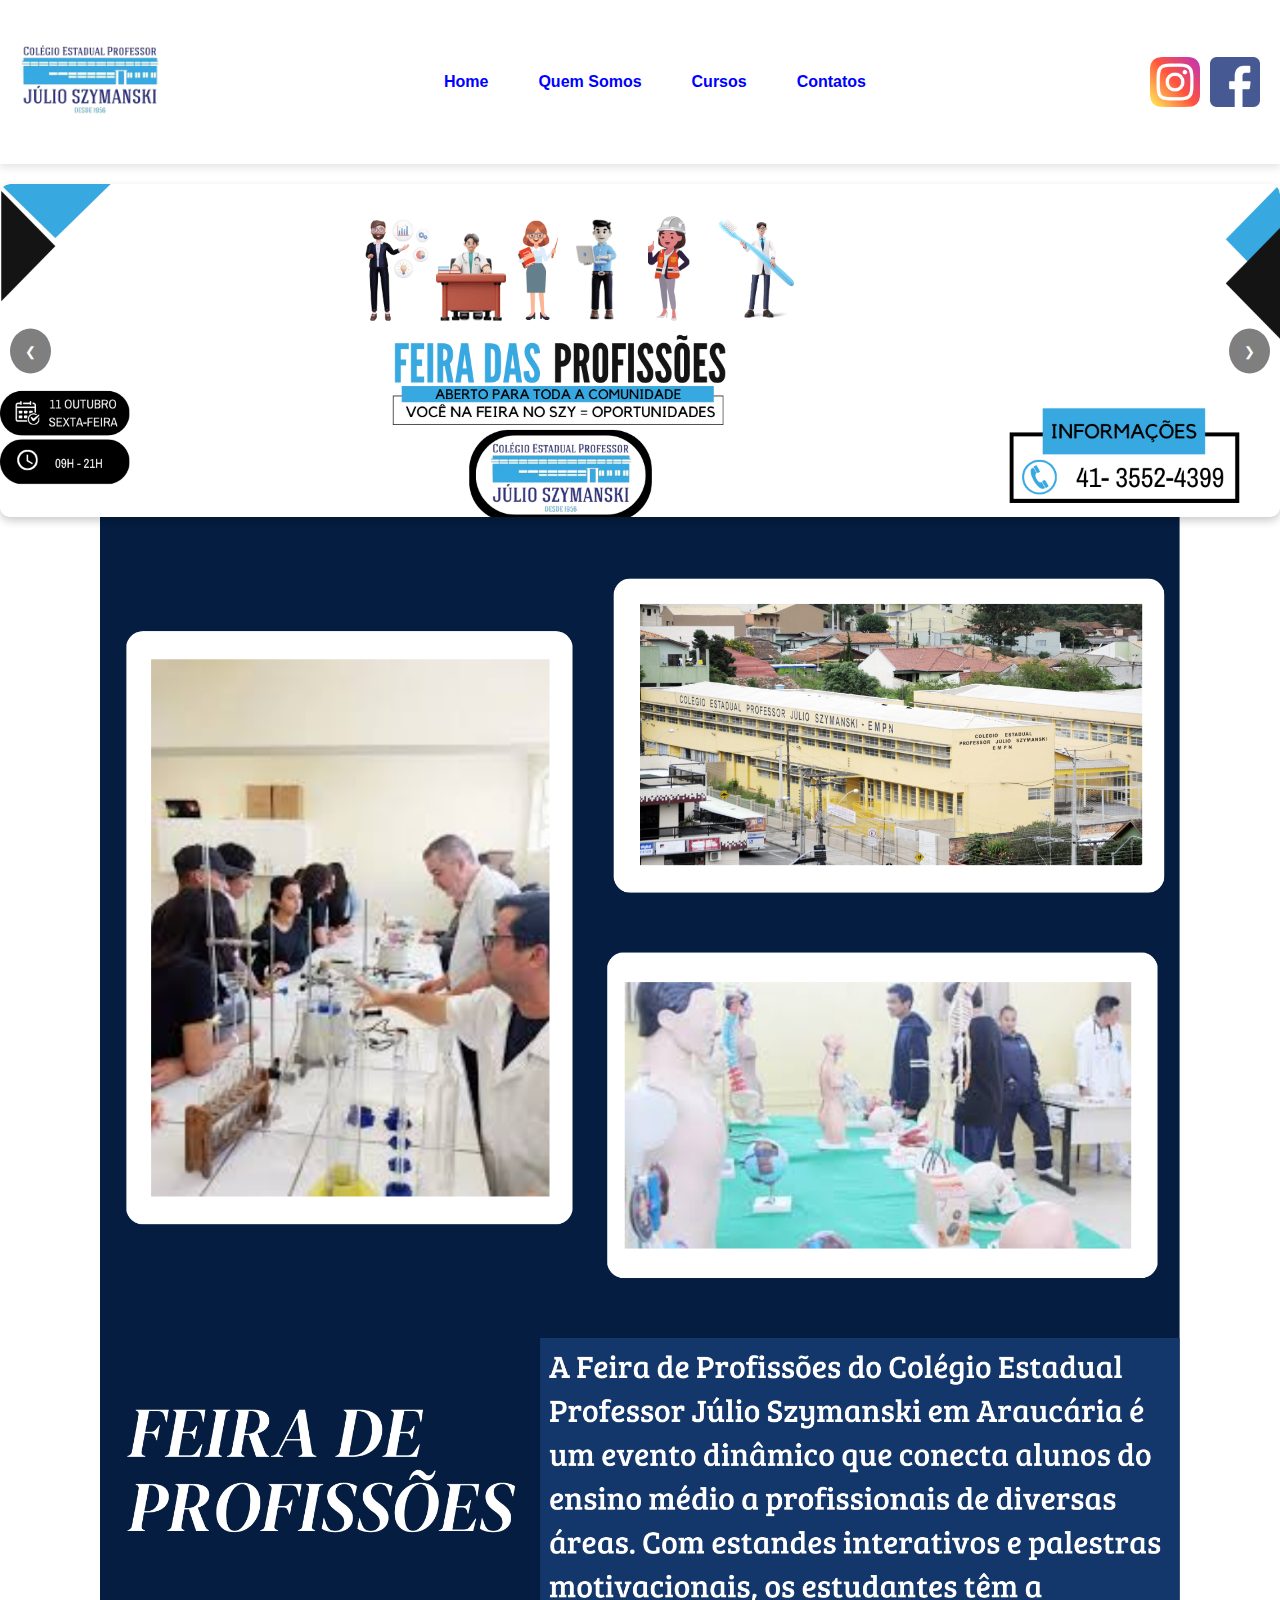
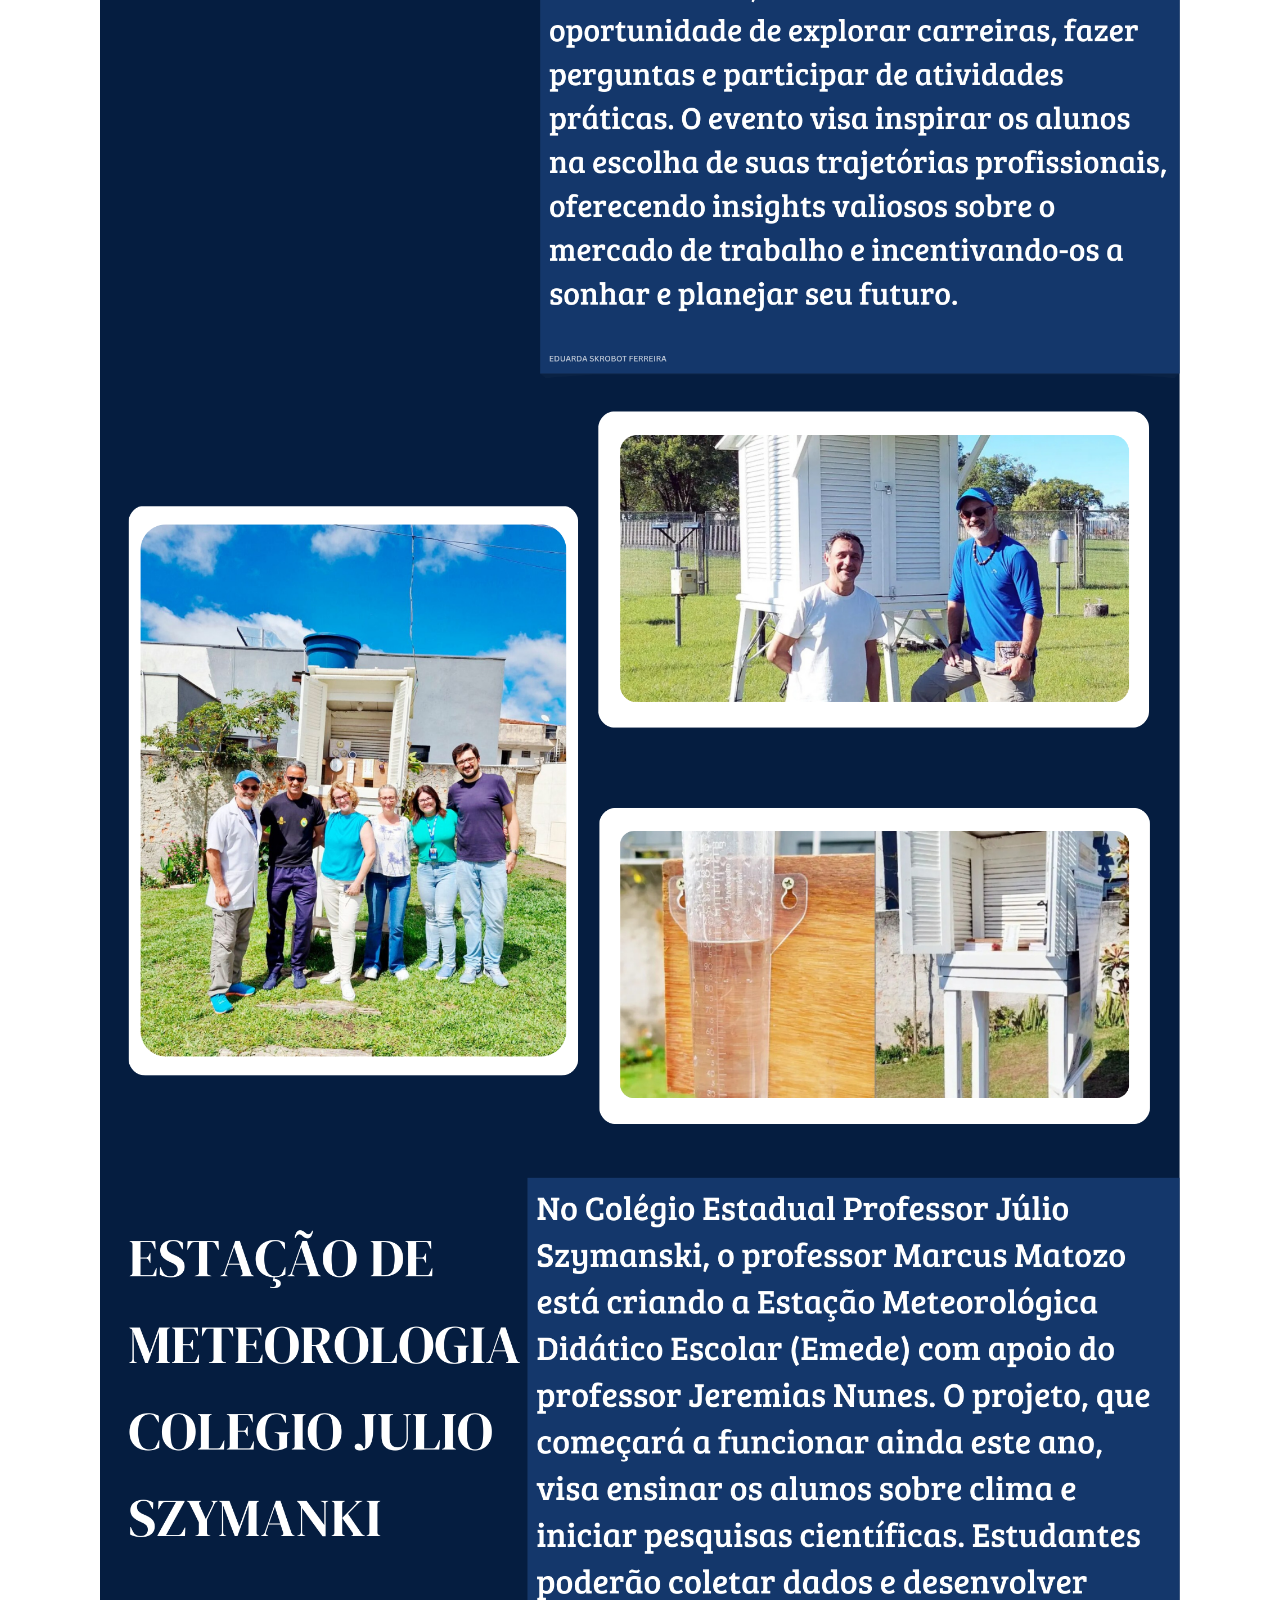
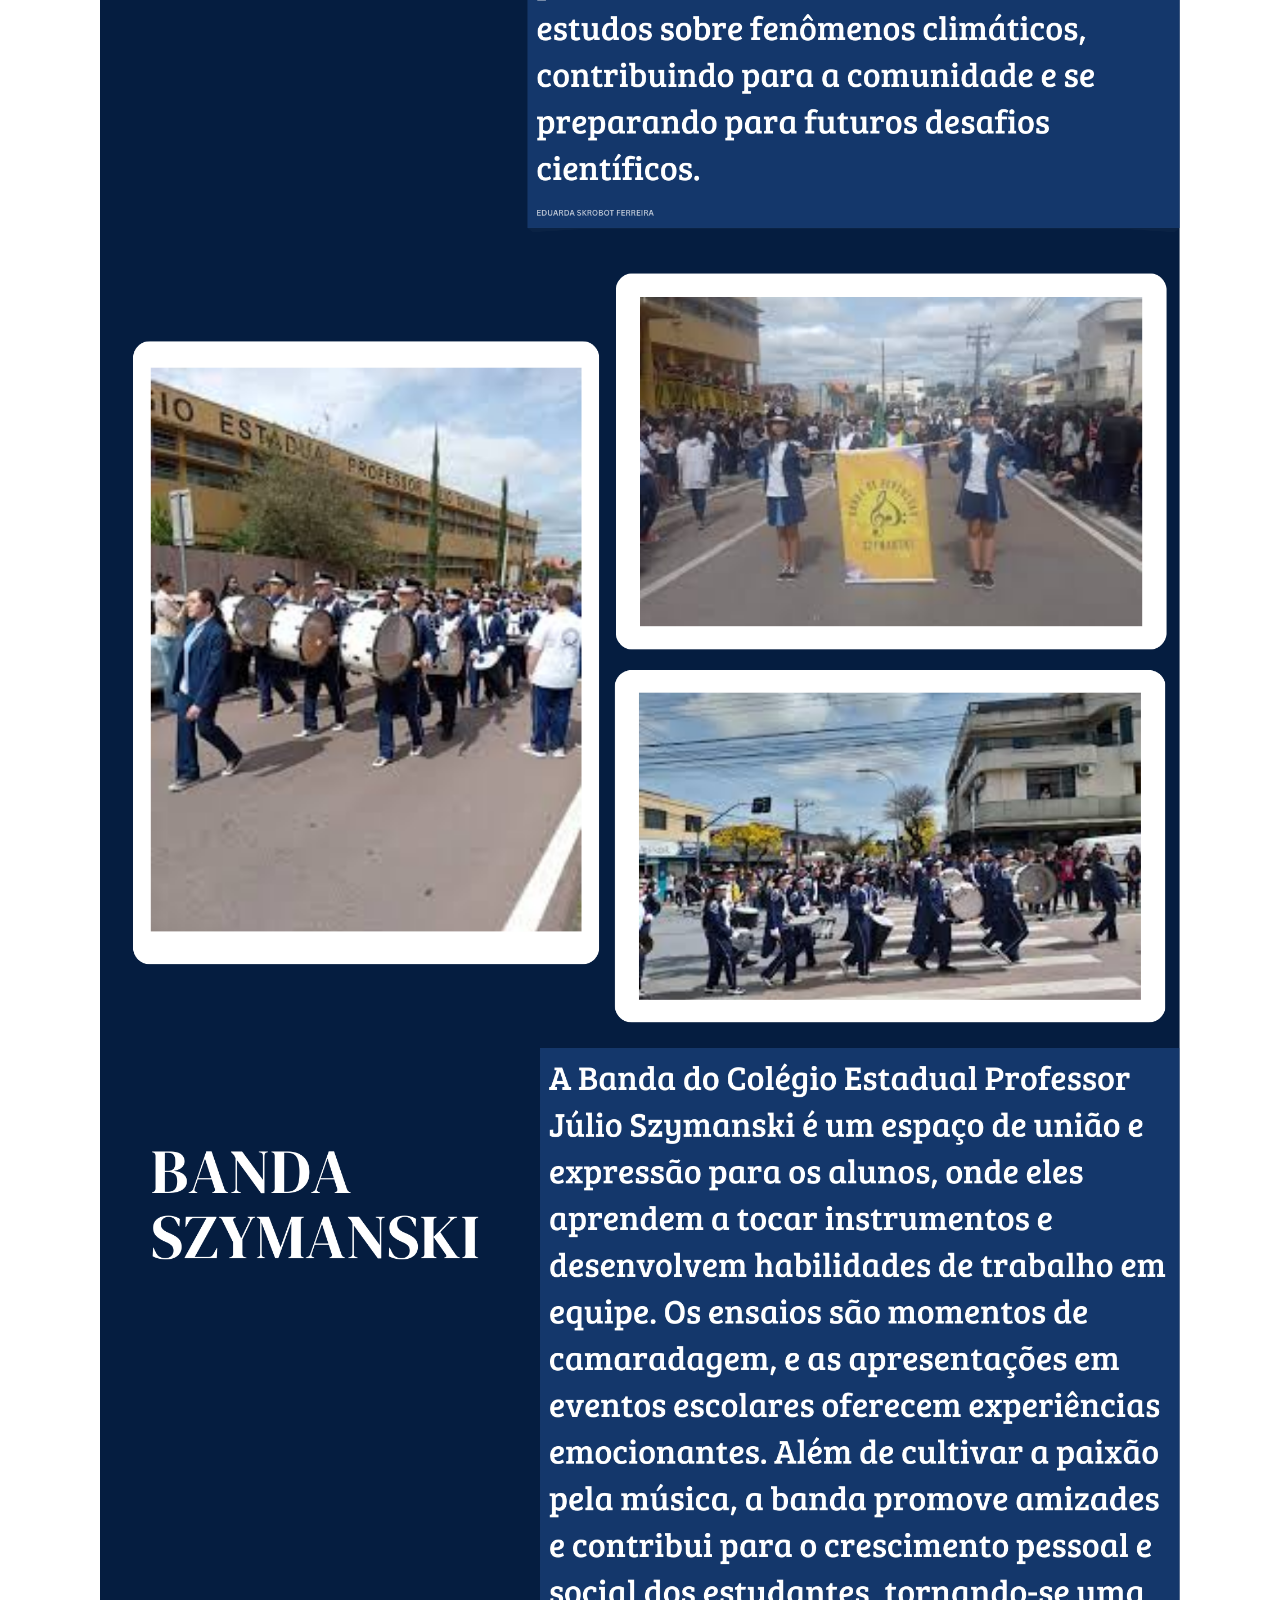
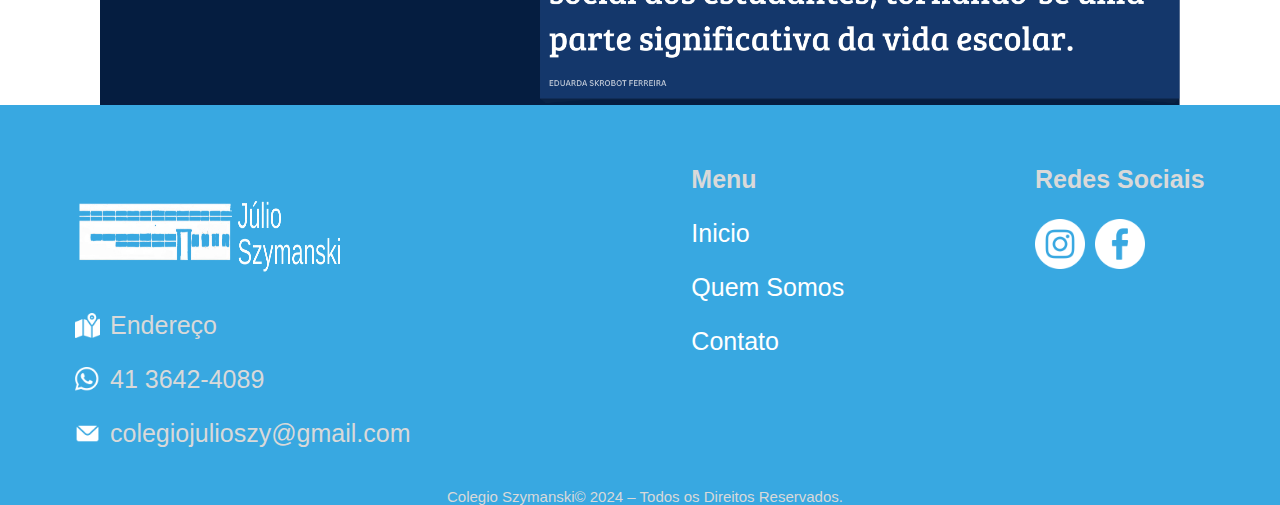
<file: index.html>
<!DOCTYPE html>
<html lang="pt-BR">
<head>
    <meta charset="UTF-8">
    <meta name="viewport" content="width=device-width, initial-scale=1.0">
    <title>Colégio Szymanski</title>
    <link rel="stylesheet" href="style.css">
</head>
<body>
        <header>
            <nav class="navbar">
                <div class="logo">
                    <img src="logo.png" alt="Logo">
                </div>
                <ul class="menu">
                    <li><a href="index.html" class="active">Home</a></li>
                    <li><a href="qsomos.html">Quem Somos</a></li>
                    <li class="dropdown">
                        <a href="#">Cursos</a>
                        <ul class="dropdown-content">
                            <li><a href="desensistemas.html">Desenvolvimento de Sistemas</a></li>
                            <li><a href="formdocentes.html">Formação de Docentes</a></li>
                            <li><a href="quimempresas.html">Química para Empresas</a></li>
                            <li><a href="ensregular.html">Ensino Regular</a></li>
                            <li><a href="adm.html">Administração</a></li>
                        </ul>
                    </li>
                    <li><a href="contato.html">Contatos</a></li>
                </ul>
                <div class="social-links">
                    <img src="insta.png" href="https://www.instagram.com" target="_blank">
                    <img src="face.png" href="https://www.facebook.com" target="_blank">
                </div>
            </nav>
        </header>
    
        <div class="carousel">
            <div class="carousel-images">
                <img src="1.png" alt="Imagem 1">
                <img src="2.png" alt="Imagem 2">
                <img src="3.png" alt="Imagem 3">
                <img src="4.png" alt="Imagem 4">
                <img src="5.png" alt="Imagem 5">
                <img src="6.png" alt="Imagem 6">
                <img src="7.png" alt="Imagem 7">
            </div>
            <button class="prev" onclick="moveCarousel(-1)">&#10094;</button>
            <button class="next" onclick="moveCarousel(1)">&#10095;</button>
        </div>
    
    <script src="script.js"></script>

<!--Seção banner 1 é a parte do paragrafo 1 da página-->
<section class="image-container">
    <img class="banner1" src="feira.png" alt="Desenvolvimento de Sistemas">
    <img class="banner1" src="Estacao.png" alt="Desenvolvimento de Sistemas">
    <img class="banner1" src="banda.png" alt="Desenvolvimento de Sistemas">
 </section>


     <!--Seção rodapé é a parte final da página-->
<footer class="rodape" id="contato">
    <div class="rodape-div">
    
    <div class="rodape-1">
    <div class="rodape-1-coluna">
    <!-- elemento -->
    <p><img src="logoRDP.png" alt="Logo Rodapé Escola" width="270" height="90"></p>
    <p class="info-linha"><img src="endereçoRDP.png" alt="Endereço da Escola" width="25" height="25">Endereço</p>
    <p class="info-linha"><img src="whatsapp.png" alt="whatsapp da Escola" width="25" height="25">41 3642-4089</p>
    <p class="info-linha"><img src="e-mailRDP.png" alt="e-mail da Escola" width="25" height="25">colegiojulioszy@gmail.com</p>
    </div>
    </div>
    
    <div class="rodape-principais">
    <div class="rodape-principais-coluna">
    <!-- elemento -->
    <span><b>Menu</b></span>
    <p><a href="index.html">Inicio</a></p>
    <p><a href="qsomos.html">Quem Somos</a></p>
    <p><a href="contato.html">Contato</a></p>
    </div>
    </div>
    
    <div class="rodape-redes-sociais">
    <div class="rodape-redes-sociais-coluna">
    <!-- elemento -->
    <span><b>Redes Sociais</b></span>
    <p class="info-linha">
    <img src="instaRDP.png" alt="Instagram Escola" width="50" height="50">
    <img src="faceRDP.png" alt="Facebook da Escola" width="50" height="50">
    </p>
    </div>
    </div>
    
    </div>
    <p class="rodape-direitos">Colegio Szymanski© 2024 – Todos os Direitos Reservados.</p>
    </footer>
    
    <script src="script.js"></script>
    </body>
</file>
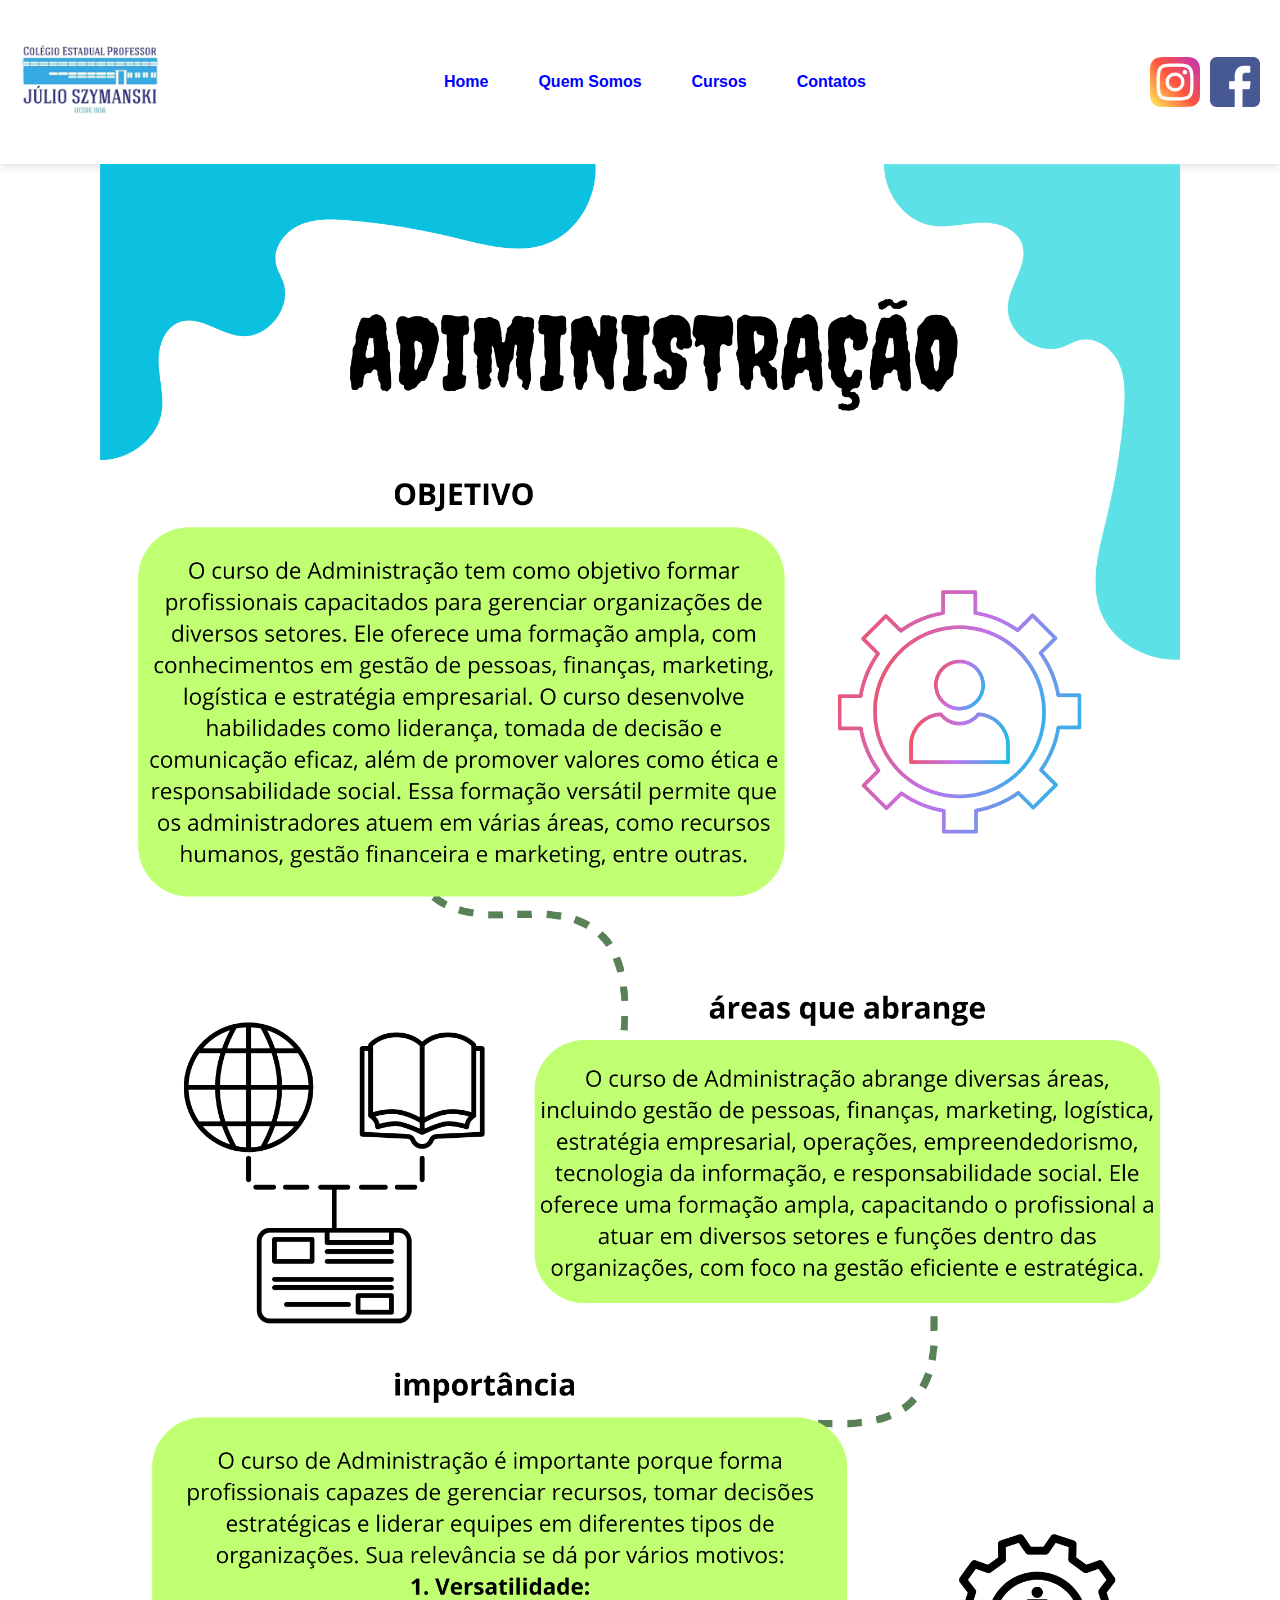
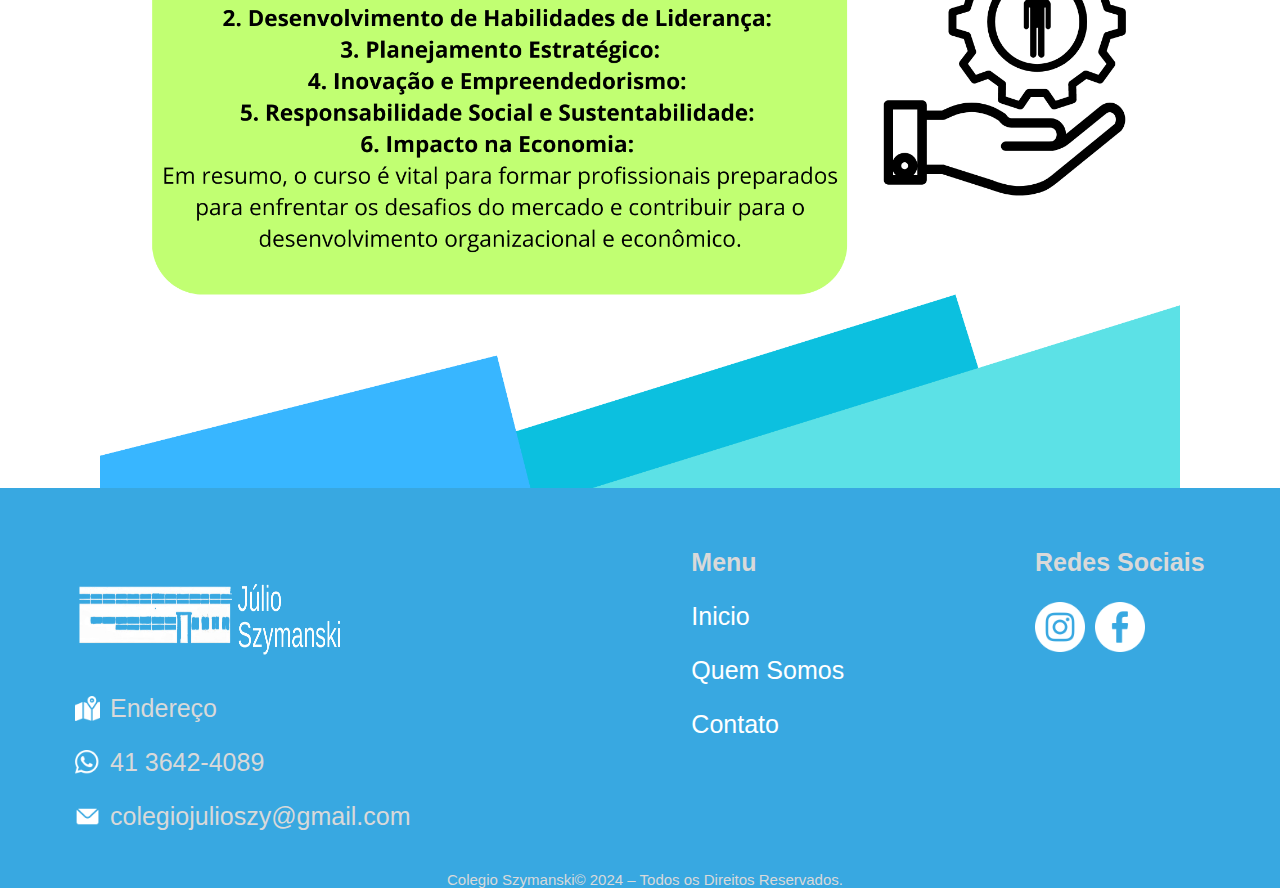
<file: adm.html>
<!DOCTYPE html>
<html lang="pt-BR">
<head>
    <meta charset="UTF-8">
    <meta name="viewport" content="width=device-width, initial-scale=1.0">
    <title>Colégio Szymanski</title>
    <link rel="stylesheet" href="style.css">
</head>
<body>
        <header>
            <nav class="navbar">
                <div class="logo">
                    <img src="logo.png" alt="Logo">
                </div>
                <ul class="menu">
                    <li><a href="index.html" class="active">Home</a></li>
                    <li><a href="qsomos.html">Quem Somos</a></li>
                    <li class="dropdown">
                        <a href="#">Cursos</a>
                        <ul class="dropdown-content">
                            <li><a href="desensistemas.html">Desenvolvimento de Sistemas</a></li>
                            <li><a href="formdocentes.html">Formação de Docentes</a></li>
                            <li><a href="quimempresas.html">Química para Empresas</a></li>
                            <li><a href="ensregular.html">Ensino Regular</a></li>
                            <li><a href="adm.html">Administração</a></li>
                        </ul>
                    </li>
                    <li><a href="contato.html">Contatos</a></li>
                </ul>
                <div class="social-links">
                    <img src="insta.png" href="https://www.instagram.com" target="_blank">
                    <img src="face.png" href="https://www.facebook.com" target="_blank">
                </div>
            </nav>
        </header>
    
       
   <!--Seção banner 1 é a parte do paragrafo 1 da página-->
   <section class="image-container">
    <img class="banner1" src="adm.png" alt="Administração">
 </section>

<!--Seção rodapé é a parte final da página-->
<footer class="rodape" id="contato">
<div class="rodape-div">

<div class="rodape-1">
<div class="rodape-1-coluna">
<!-- elemento -->
<p><img src="logoRDP.png" alt="Logo Rodapé Escola" width="270" height="90"></p>
<p class="info-linha"><img src="endereçoRDP.png" alt="Endereço da Escola" width="25" height="25">Endereço</p>
<p class="info-linha"><img src="whatsapp.png" alt="whatsapp da Escola" width="25" height="25">41 3642-4089</p>
<p class="info-linha"><img src="e-mailRDP.png" alt="e-mail da Escola" width="25" height="25">colegiojulioszy@gmail.com</p>
</div>
</div>

<div class="rodape-principais">
<div class="rodape-principais-coluna">
<!-- elemento -->
<span><b>Menu</b></span>
<p><a href="index.html">Inicio</a></p>
<p><a href="qsomos.html">Quem Somos</a></p>
<p><a href="contato.html">Contato</a></p>
</div>
</div>

<div class="rodape-redes-sociais">
<div class="rodape-redes-sociais-coluna">
<!-- elemento -->
<span><b>Redes Sociais</b></span>
<p class="info-linha">
<img src="instaRDP.png" alt="Instagram Escola" width="50" height="50">
<img src="faceRDP.png" alt="Facebook da Escola" width="50" height="50">
</p>
</div>
</div>

</div>
<p class="rodape-direitos">Colegio Szymanski© 2024 – Todos os Direitos Reservados.</p>
</footer>

<script src="script.js"></script>
</body>
</file>
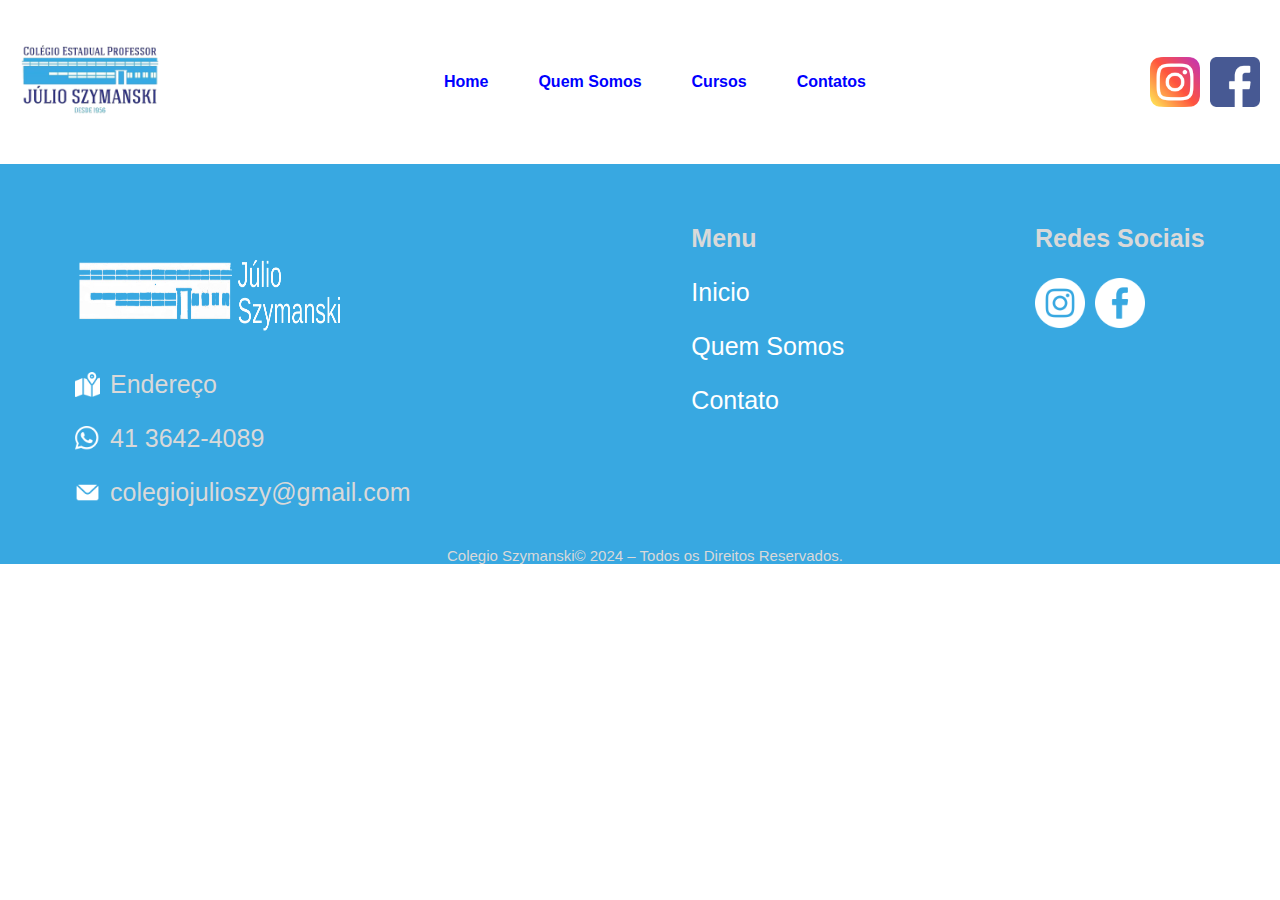
<file: contato.html>
<!DOCTYPE html>
<html lang="pt-BR">
<head>
    <meta charset="UTF-8">
    <meta name="viewport" content="width=device-width, initial-scale=1.0">
    <title>Colégio Szymanski</title>
    <link rel="stylesheet" href="style.css">
</head>
<body>
        <header>
            <nav class="navbar">
                <div class="logo">
                    <img src="logo.png" alt="Logo">
                </div>
                <ul class="menu">
                    <li><a href="index.html" class="active">Home</a></li>
                    <li><a href="qsomos.html">Quem Somos</a></li>
                    <li class="dropdown">
                        <a href="#">Cursos</a>
                        <ul class="dropdown-content">
                            <li><a href="desensistemas.html">Desenvolvimento de Sistemas</a></li>
                            <li><a href="formdocentes.html">Formação de Docentes</a></li>
                            <li><a href="quimempresas.html">Química para Empresas</a></li>
                            <li><a href="ensregular.html">Ensino Regular</a></li>
                            <li><a href="adm.html">Administração</a></li>
                        </ul>
                    </li>
                    <li><a href="contato.html">Contatos</a></li>
                </ul>
                <div class="social-links">
                    <img src="insta.png" href="https://www.instagram.com" target="_blank">
                    <img src="face.png" href="https://www.facebook.com" target="_blank">
                </div>
            </nav>
        </header>
    
       
   <!-- Formulário-->
  

<!--Seção rodapé é a parte final da página-->
<footer class="rodape" id="contato">
<div class="rodape-div">

<div class="rodape-1">
<div class="rodape-1-coluna">
<!-- elemento -->
<p><img src="logoRDP.png" alt="Logo Rodapé Escola" width="270" height="90"></p>
<p class="info-linha"><img src="endereçoRDP.png" alt="Endereço da Escola" width="25" height="25">Endereço</p>
<p class="info-linha"><img src="whatsapp.png" alt="whatsapp da Escola" width="25" height="25">41 3642-4089</p>
<p class="info-linha"><img src="e-mailRDP.png" alt="e-mail da Escola" width="25" height="25">colegiojulioszy@gmail.com</p>
</div>
</div>

<div class="rodape-principais">
<div class="rodape-principais-coluna">
<!-- elemento -->
<span><b>Menu</b></span>
<p><a href="index.html">Inicio</a></p>
<p><a href="qsomos.html">Quem Somos</a></p>
<p><a href="contato.html">Contato</a></p>
</div>
</div>

<div class="rodape-redes-sociais">
<div class="rodape-redes-sociais-coluna">
<!-- elemento -->
<span><b>Redes Sociais</b></span>
<p class="info-linha">
<img src="instaRDP.png" alt="Instagram Escola" width="50" height="50">
<img src="faceRDP.png" alt="Facebook da Escola" width="50" height="50">
</p>
</div>
</div>

</div>
<p class="rodape-direitos">Colegio Szymanski© 2024 – Todos os Direitos Reservados.</p>
</footer>

<script src="script.js"></script>
</body>
</file>
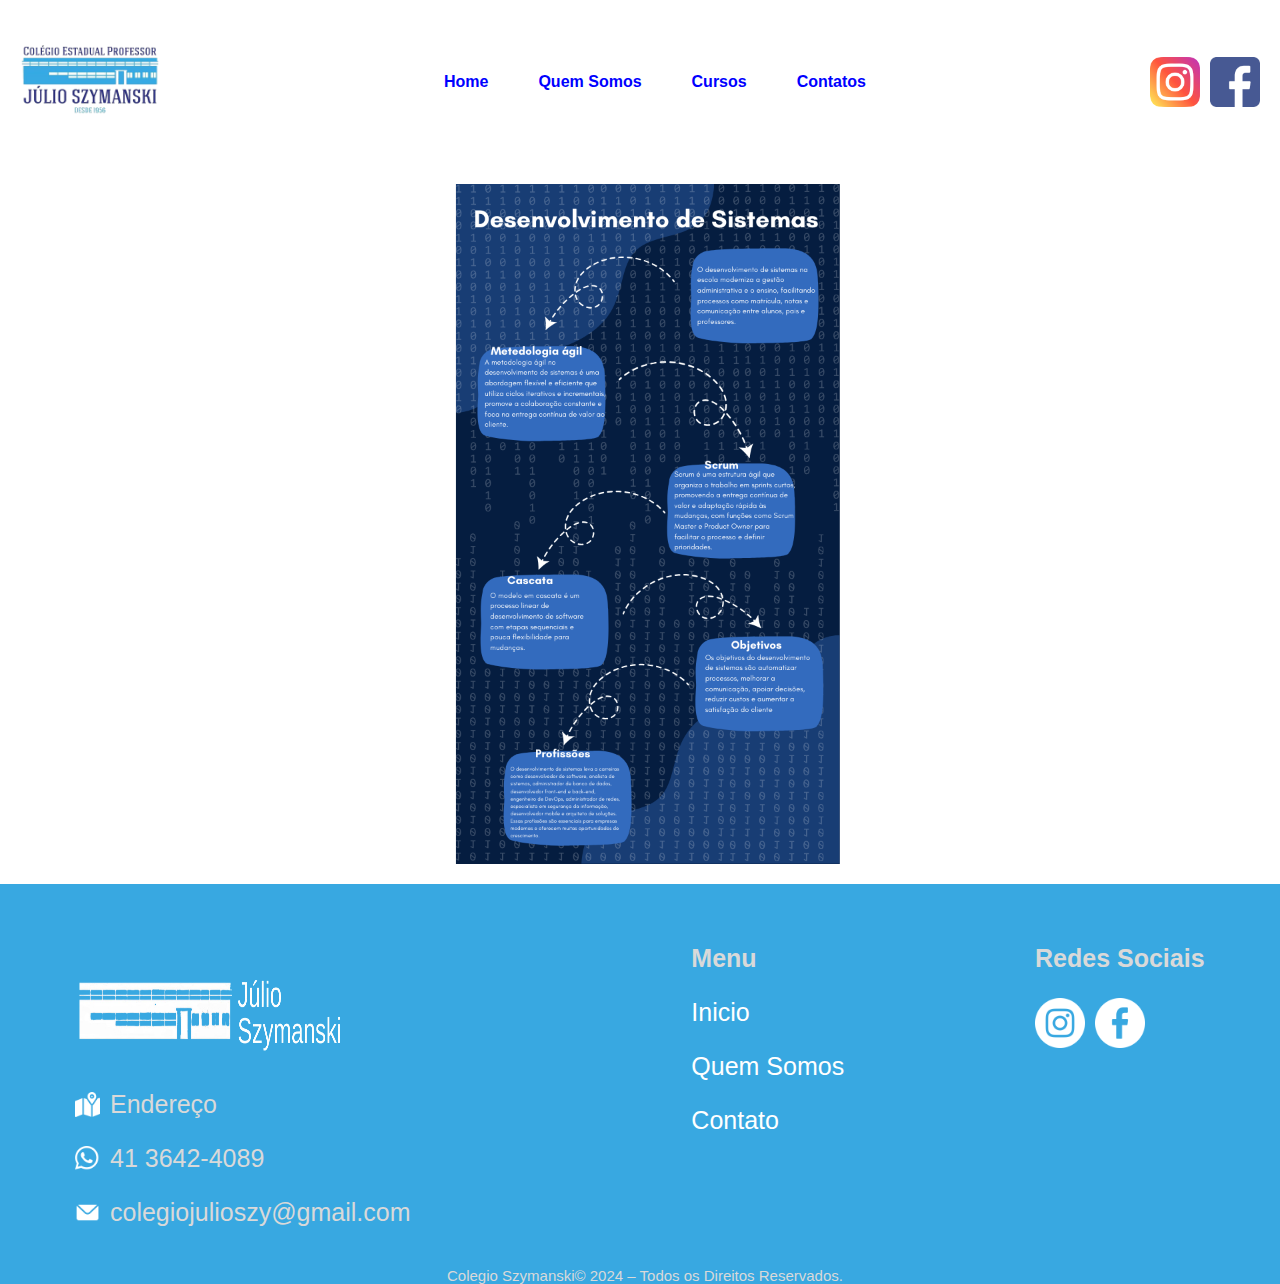
<file: desensistemas.html>
<!DOCTYPE html>
<html lang="pt-BR">
<head>
    <meta charset="UTF-8">
    <meta name="viewport" content="width=device-width, initial-scale=1.0">
    <title>Colégio Szymanski</title>
    <link rel="stylesheet" href="style.css">
</head>
<body>
        <header>
            <nav class="navbar">
                <div class="logo">
                    <img src="logo.png" alt="Logo">
                </div>
                <ul class="menu">
                    <li><a href="index.html" class="active">Home</a></li>
                    <li><a href="qsomos.html">Quem Somos</a></li>
                    <li class="dropdown">
                        <a href="#">Cursos</a>
                        <ul class="dropdown-content">
                            <li><a href="desensistemas.html">Desenvolvimento de Sistemas</a></li>
                            <li><a href="formdocentes.html">Formação de Docentes</a></li>
                            <li><a href="quimempresas.html">Química para Empresas</a></li>
                            <li><a href="ensregular.html">Ensino Regular</a></li>
                            <li><a href="adm.html">Administração</a></li>
                        </ul>
                    </li>
                    <li><a href="contato.html">Contatos</a></li>
                </ul>
                <div class="social-links">
                    <img src="insta.png" href="https://www.instagram.com" target="_blank">
                    <img src="face.png" href="https://www.facebook.com" target="_blank">
                </div>
            </nav>
        </header>
    
       
    
    <!--Seção banner 1 é a parte do paragrafo 1 da página-->
    <section class="">
        <img class="banner1" src="desen_sist.png" alt="Desenvolvimento de Sistemas">
     </section>

   <!--Seção rodapé é a parte final da página-->
<footer class="rodape" id="contato">
<div class="rodape-div">

<div class="rodape-1">
<div class="rodape-1-coluna">
<!-- elemento -->
<p><img src="logoRDP.png" alt="Logo Rodapé Escola" width="270" height="90"></p>
<p class="info-linha"><img src="endereçoRDP.png" alt="Endereço da Escola" width="25" height="25">Endereço</p>
<p class="info-linha"><img src="whatsapp.png" alt="whatsapp da Escola" width="25" height="25">41 3642-4089</p>
<p class="info-linha"><img src="e-mailRDP.png" alt="e-mail da Escola" width="25" height="25">colegiojulioszy@gmail.com</p>
</div>
</div>

<div class="rodape-principais">
<div class="rodape-principais-coluna">
<!-- elemento -->
<span><b>Menu</b></span>
<p><a href="index.html">Inicio</a></p>
<p><a href="qsomos.html">Quem Somos</a></p>
<p><a href="contato.html">Contato</a></p>
</div>
</div>

<div class="rodape-redes-sociais">
<div class="rodape-redes-sociais-coluna">
<!-- elemento -->
<span><b>Redes Sociais</b></span>
<p class="info-linha">
<img src="instaRDP.png" alt="Instagram Escola" width="50" height="50">
<img src="faceRDP.png" alt="Facebook da Escola" width="50" height="50">
</p>
</div>
</div>

</div>
<p class="rodape-direitos">Colegio Szymanski© 2024 – Todos os Direitos Reservados.</p>
</footer>

<script src="script.js"></script>
</body>
</file>
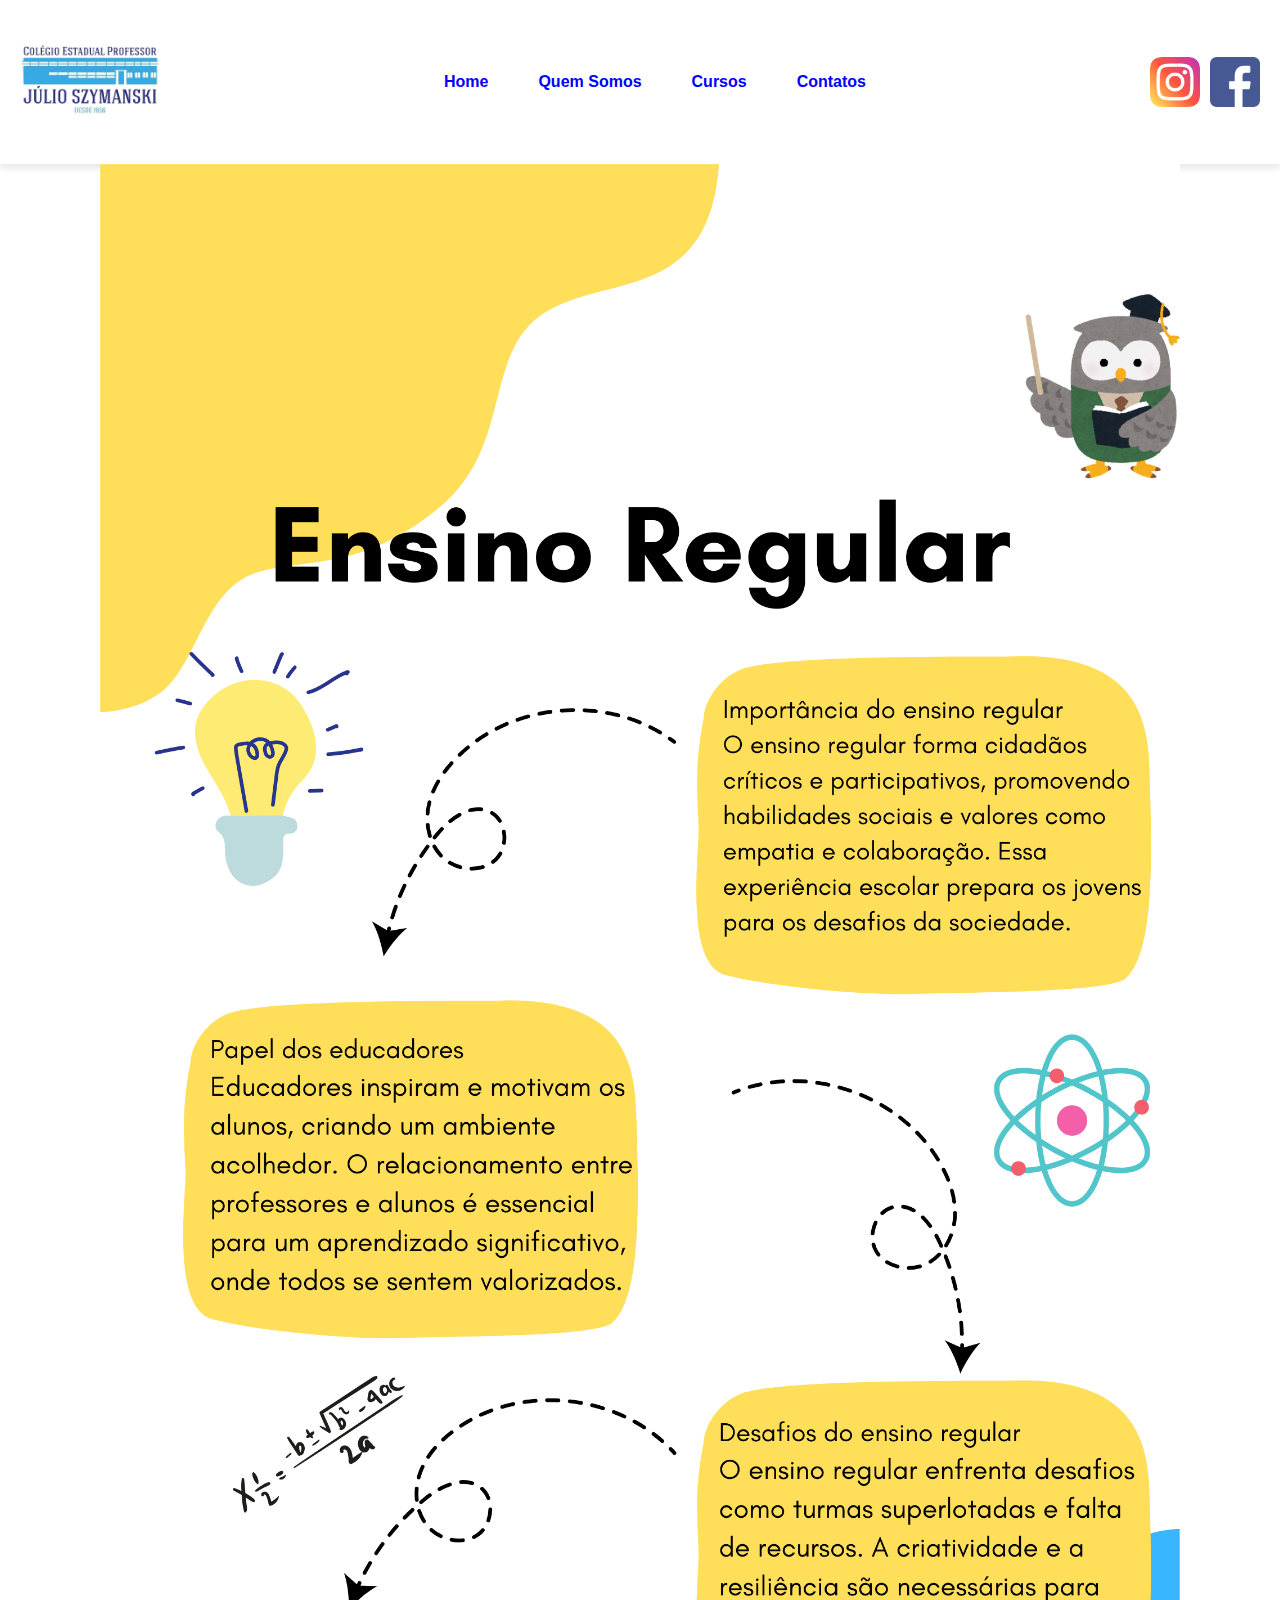
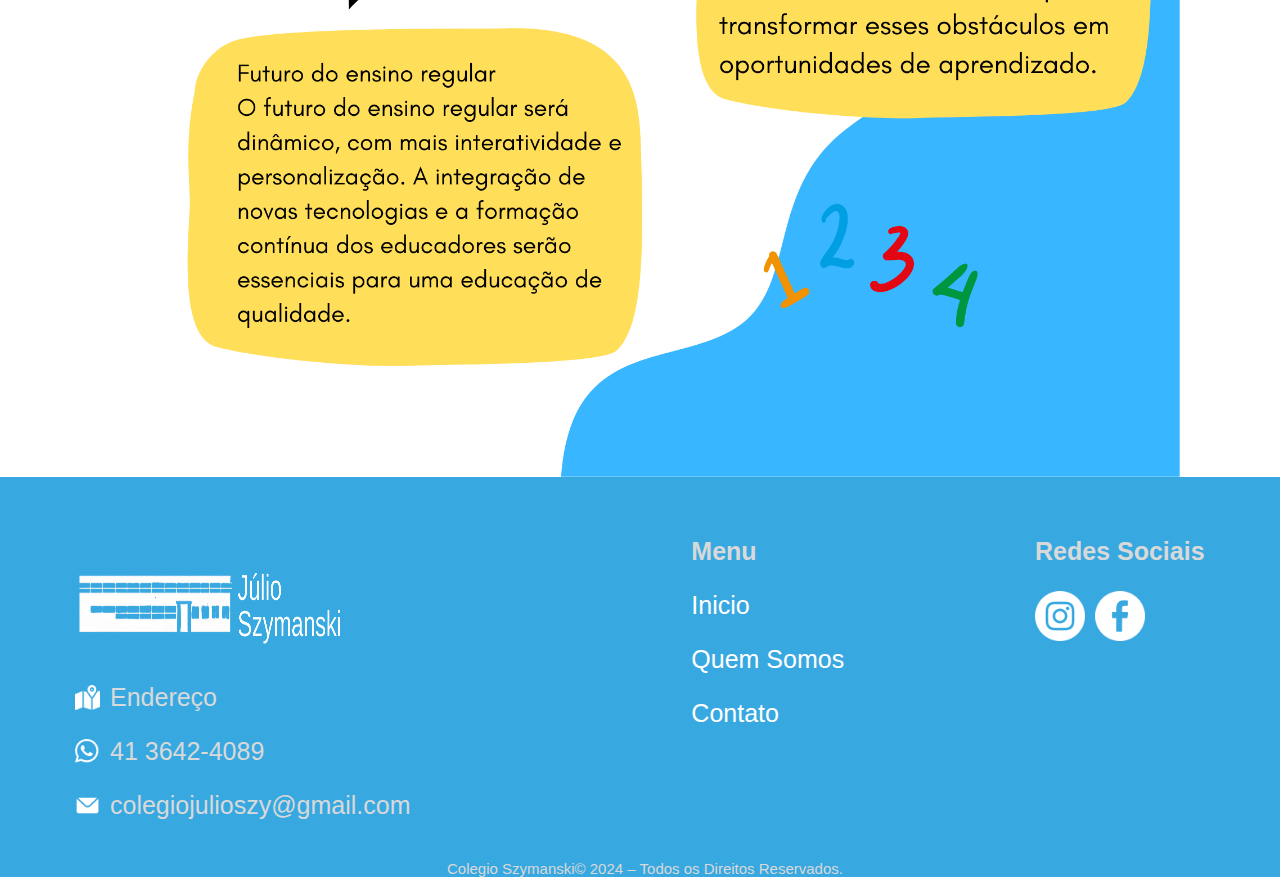
<file: ensregular.html>
<!DOCTYPE html>
<html lang="pt-BR">
<head>
    <meta charset="UTF-8">
    <meta name="viewport" content="width=device-width, initial-scale=1.0">
    <title>Colégio Szymanski</title>
    <link rel="stylesheet" href="style.css">
</head>
<body>
        <header>
            <nav class="navbar">
                <div class="logo">
                    <img src="logo.png" alt="Logo">
                </div>
                <ul class="menu">
                    <li><a href="index.html" class="active">Home</a></li>
                    <li><a href="qsomos.html">Quem Somos</a></li>
                    <li class="dropdown">
                        <a href="#">Cursos</a>
                        <ul class="dropdown-content">
                            <li><a href="desensistemas.html">Desenvolvimento de Sistemas</a></li>
                            <li><a href="formdocentes.html">Formação de Docentes</a></li>
                            <li><a href="quimempresas.html">Química para Empresas</a></li>
                            <li><a href="ensregular.html">Ensino Regular</a></li>
                            <li><a href="adm.html">Administração</a></li>
                        </ul>
                    </li>
                    <li><a href="contato.html">Contatos</a></li>
                </ul>
                <div class="social-links">
                    <img src="insta.png" href="https://www.instagram.com" target="_blank">
                    <img src="face.png" href="https://www.facebook.com" target="_blank">
                </div>
            </nav>
        </header>
    
       <!--Seção banner 1 é a parte do paragrafo 1 da página-->
       <section class="image-container">
        <img class="banner1" src="ensinor.png" alt="Ensino Regular">
     </section>
    
    <script src="script.js"></script>

     <!--Seção rodapé é a parte final da página-->
<footer class="rodape" id="contato">
    <div class="rodape-div">
    
    <div class="rodape-1">
    <div class="rodape-1-coluna">
    <!-- elemento -->
    <p><img src="logoRDP.png" alt="Logo Rodapé Escola" width="270" height="90"></p>
    <p class="info-linha"><img src="endereçoRDP.png" alt="Endereço da Escola" width="25" height="25">Endereço</p>
    <p class="info-linha"><img src="whatsapp.png" alt="whatsapp da Escola" width="25" height="25">41 3642-4089</p>
    <p class="info-linha"><img src="e-mailRDP.png" alt="e-mail da Escola" width="25" height="25">colegiojulioszy@gmail.com</p>
    </div>
    </div>
    
    <div class="rodape-principais">
    <div class="rodape-principais-coluna">
    <!-- elemento -->
    <span><b>Menu</b></span>
    <p><a href="index.html">Inicio</a></p>
    <p><a href="qsomos.html">Quem Somos</a></p>
    <p><a href="contato.html">Contato</a></p>
    </div>
    </div>
    
    <div class="rodape-redes-sociais">
    <div class="rodape-redes-sociais-coluna">
    <!-- elemento -->
    <span><b>Redes Sociais</b></span>
    <p class="info-linha">
    <img src="instaRDP.png" alt="Instagram Escola" width="50" height="50">
    <img src="faceRDP.png" alt="Facebook da Escola" width="50" height="50">
    </p>
    </div>
    </div>
    
    </div>
    <p class="rodape-direitos">Colegio Szymanski© 2024 – Todos os Direitos Reservados.</p>
    </footer>
    
    <script src="script.js"></script>
    </body>
</file>
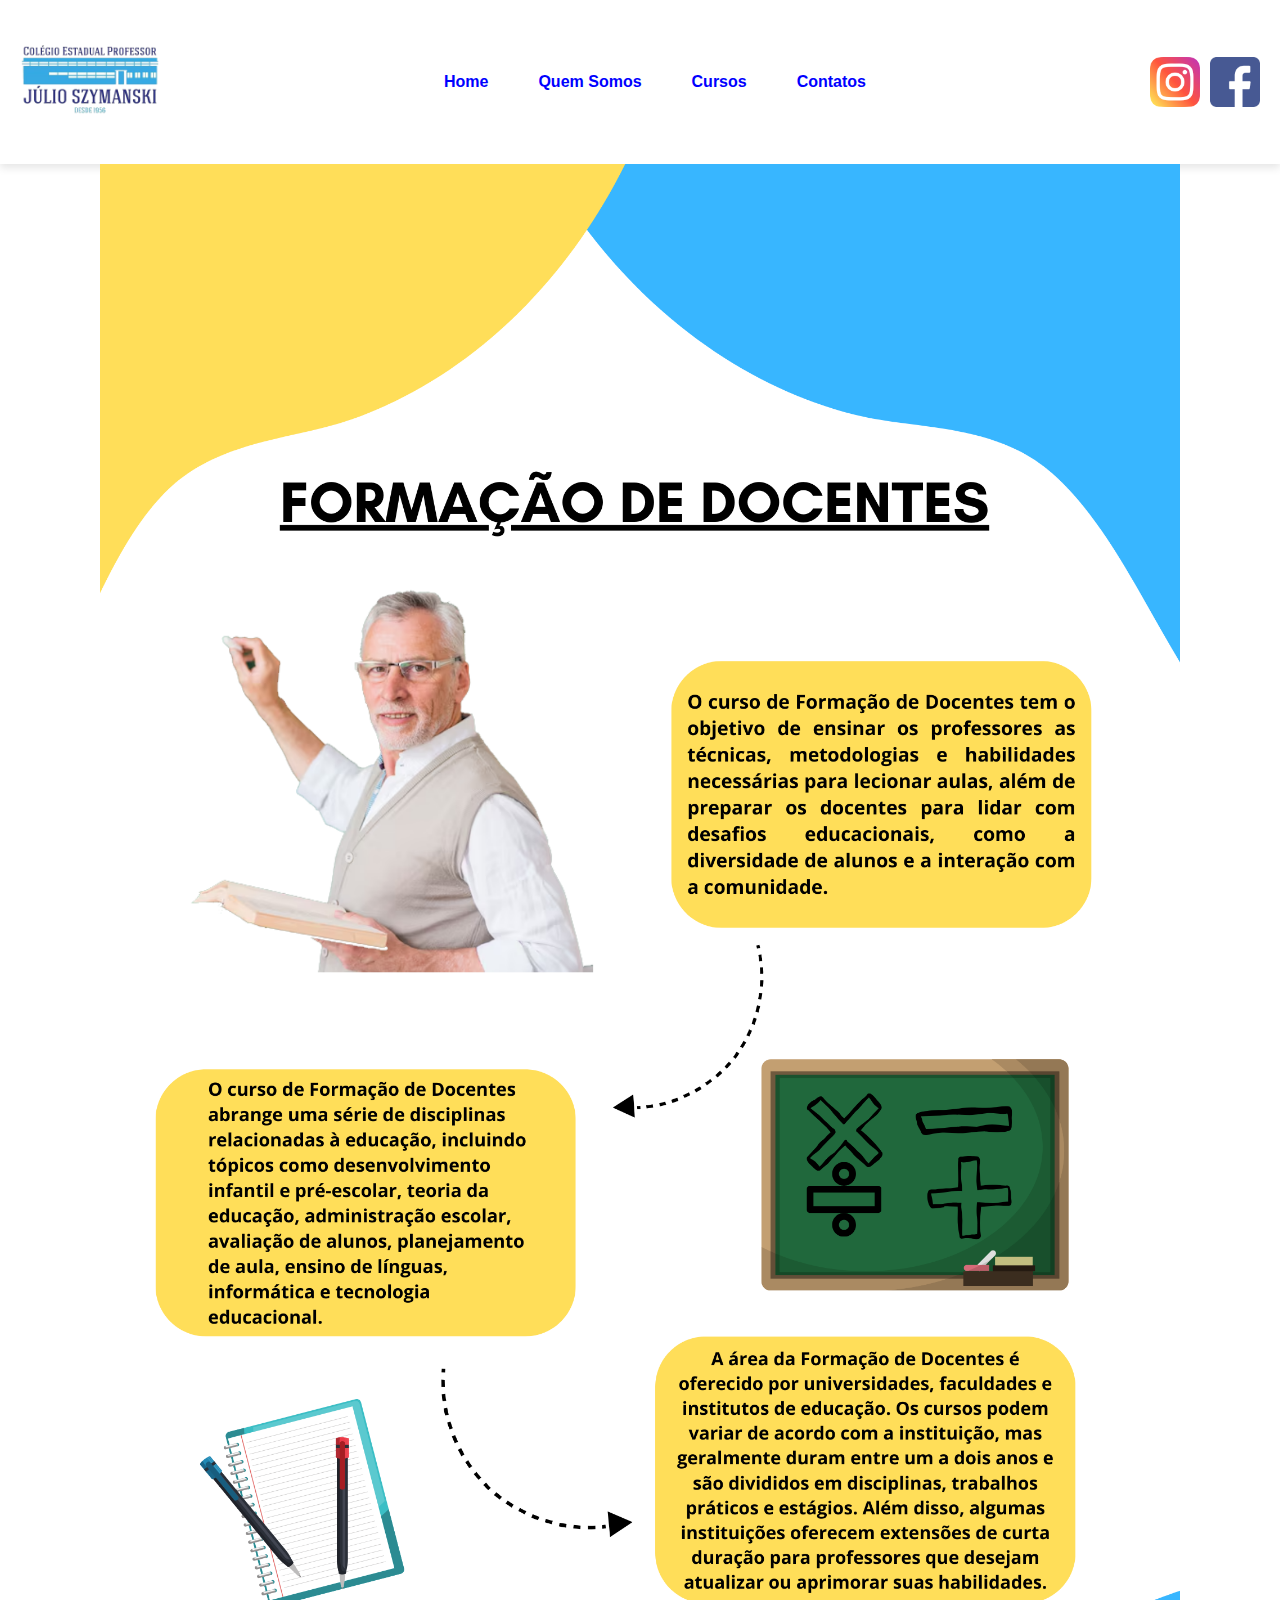
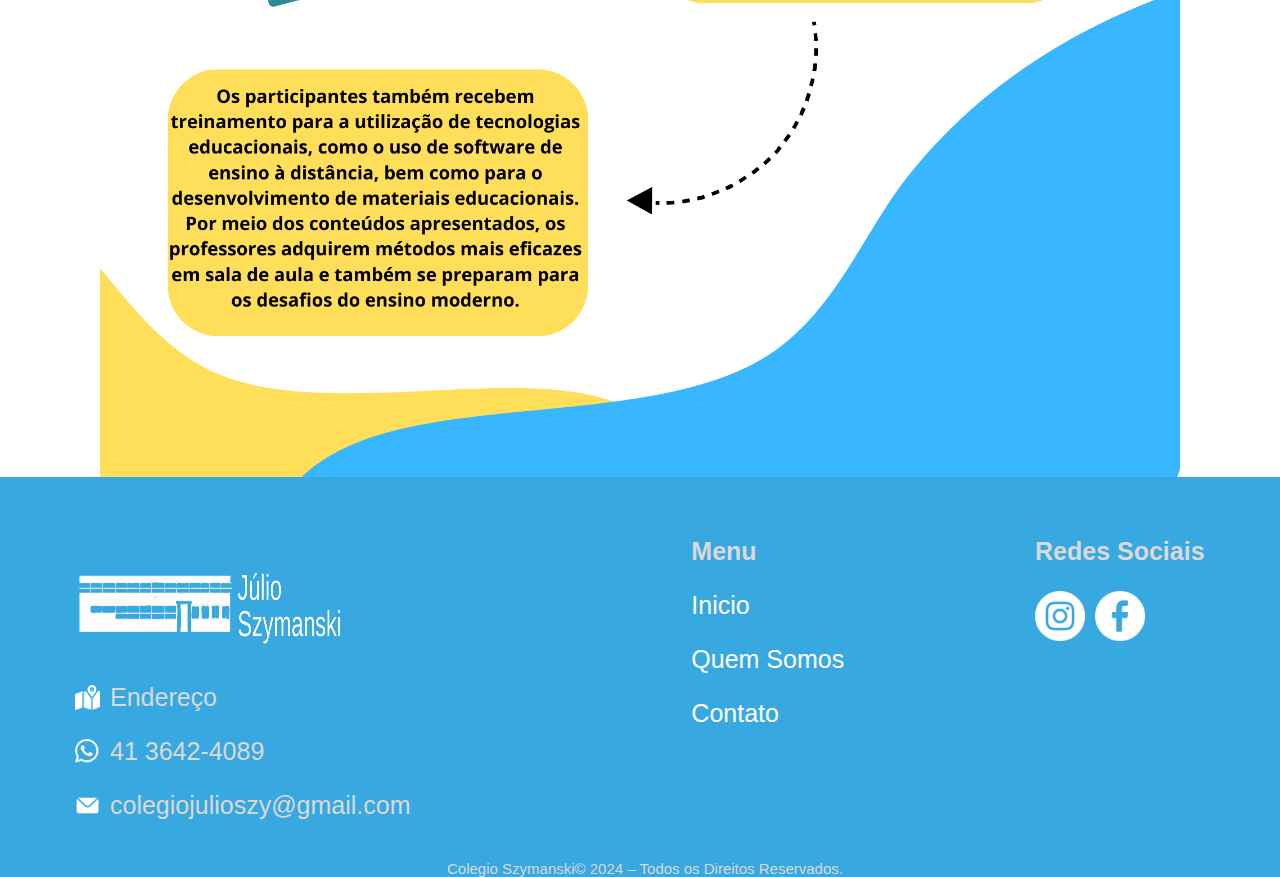
<file: formdocentes.html>
<!DOCTYPE html>
<html lang="pt-BR">
<head>
    <meta charset="UTF-8">
    <meta name="viewport" content="width=device-width, initial-scale=1.0">
    <title>Colégio Szymanski</title>
    <link rel="stylesheet" href="style.css">
</head>
<body>
        <header>
            <nav class="navbar">
                <div class="logo">
                    <img src="logo.png" alt="Logo">
                </div>
                <ul class="menu">
                    <li><a href="index.html" class="active">Home</a></li>
                    <li><a href="qsomos.html">Quem Somos</a></li>
                    <li class="dropdown">
                        <a href="#">Cursos</a>
                        <ul class="dropdown-content">
                            <li><a href="desensistemas.html">Desenvolvimento de Sistemas</a></li>
                            <li><a href="formdocentes.html">Formação de Docentes</a></li>
                            <li><a href="quimempresas.html">Química para Empresas</a></li>
                            <li><a href="ensregular.html">Ensino Regular</a></li>
                            <li><a href="adm.html">Administração</a></li>
                        </ul>
                    </li>
                    <li><a href="contato.html">Contatos</a></li>
                </ul>
                <div class="social-links">
                    <img src="insta.png" href="https://www.instagram.com" target="_blank">
                    <img src="face.png" href="https://www.facebook.com" target="_blank">
                </div>
            </nav>
        </header>
    
       <!--Seção banner 1 é a parte do paragrafo 1 da página-->
       <section class="image-container">
        <img class="banner1" src="for_doc.png" alt="Formação de Docentes">
     </section>

   <!--Seção rodapé é a parte final da página-->
<footer class="rodape" id="contato">
<div class="rodape-div">

<div class="rodape-1">
<div class="rodape-1-coluna">
<!-- elemento -->
<p><img src="logoRDP.png" alt="Logo Rodapé Escola" width="270" height="90"></p>
<p class="info-linha"><img src="endereçoRDP.png" alt="Endereço da Escola" width="25" height="25">Endereço</p>
<p class="info-linha"><img src="whatsapp.png" alt="whatsapp da Escola" width="25" height="25">41 3642-4089</p>
<p class="info-linha"><img src="e-mailRDP.png" alt="e-mail da Escola" width="25" height="25">colegiojulioszy@gmail.com</p>
</div>
</div>

<div class="rodape-principais">
<div class="rodape-principais-coluna">
<!-- elemento -->
<span><b>Menu</b></span>
<p><a href="index.html">Inicio</a></p>
<p><a href="qsomos.html">Quem Somos</a></p>
<p><a href="contato.html">Contato</a></p>
</div>
</div>

<div class="rodape-redes-sociais">
<div class="rodape-redes-sociais-coluna">
<!-- elemento -->
<span><b>Redes Sociais</b></span>
<p class="info-linha">
<img src="instaRDP.png" alt="Instagram Escola" width="50" height="50">
<img src="faceRDP.png" alt="Facebook da Escola" width="50" height="50">
</p>
</div>
</div>

</div>
<p class="rodape-direitos">Colegio Szymanski© 2024 – Todos os Direitos Reservados.</p>
</footer>

<script src="script.js"></script>
</body>
</file>
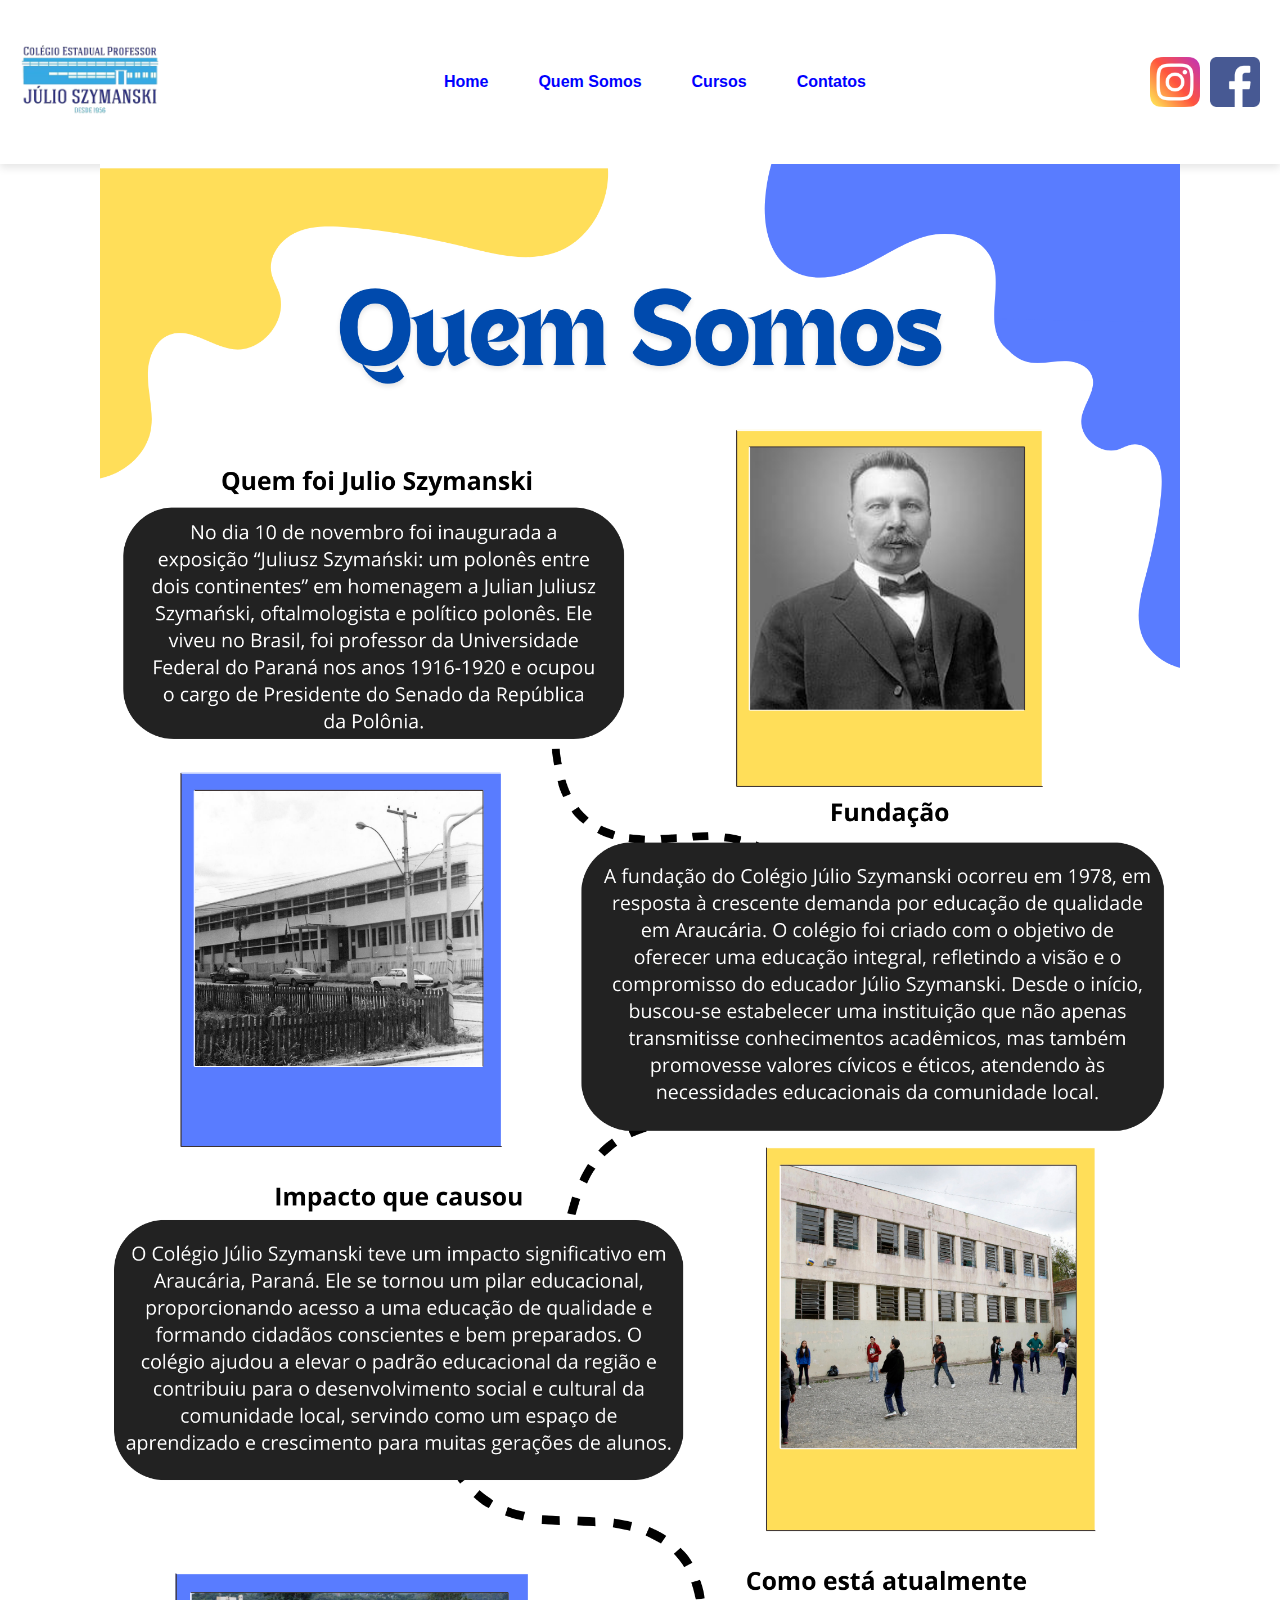
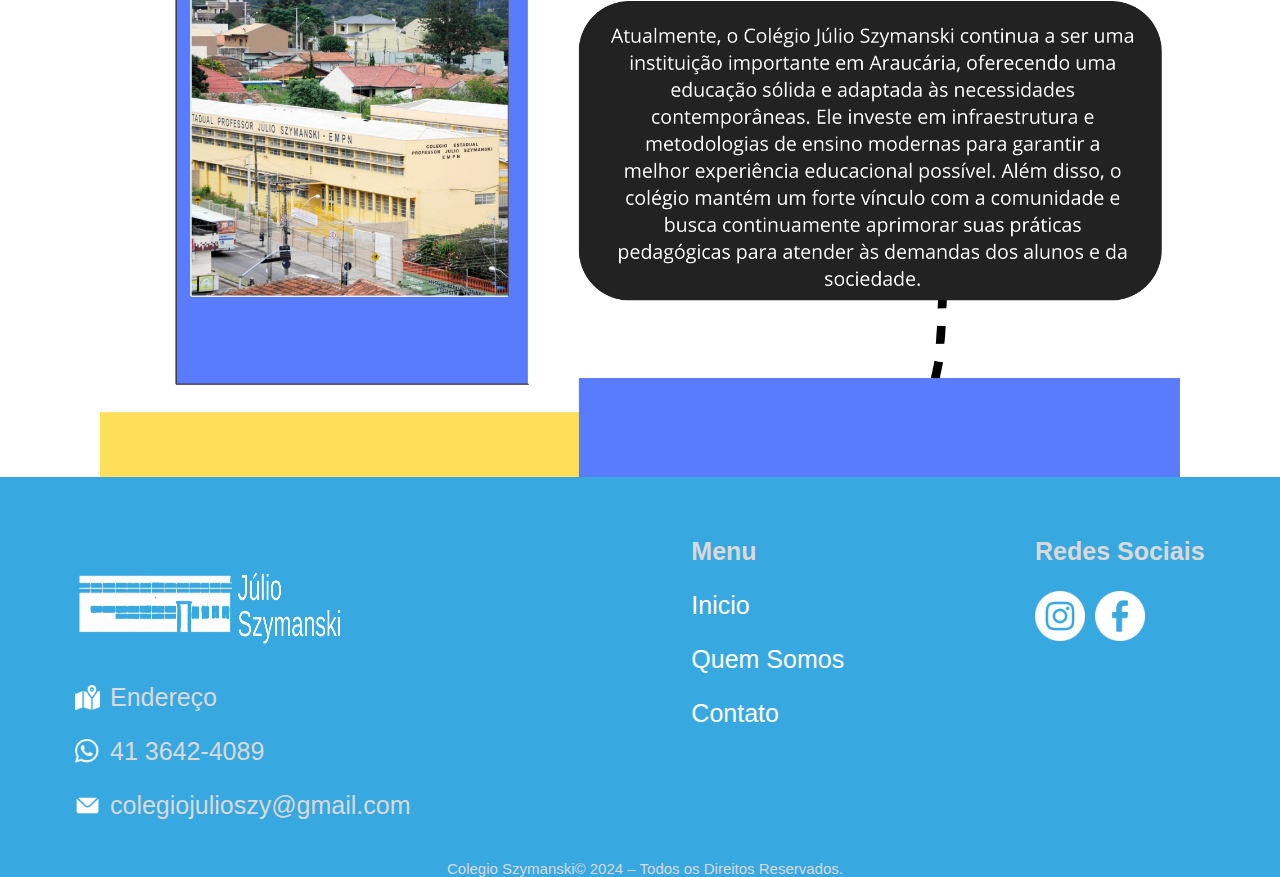
<file: qsomos.html>
<!DOCTYPE html>
<html lang="pt-BR">
<head>
    <meta charset="UTF-8">
    <meta name="viewport" content="width=device-width, initial-scale=1.0">
    <title>Colégio Szymanski</title>
    <link rel="stylesheet" href="style.css">
</head>
<body>
        <header>
            <nav class="navbar">
                <div class="logo">
                    <img src="logo.png" alt="Logo">
                </div>
                <ul class="menu">
                    <li><a href="index.html" class="active">Home</a></li>
                    <li><a href="qsomos.html">Quem Somos</a></li>
                    <li class="dropdown">
                        <a href="#">Cursos</a>
                        <ul class="dropdown-content">
                            <li><a href="desensistemas.html">Desenvolvimento de Sistemas</a></li>
                            <li><a href="formdocentes.html">Formação de Docentes</a></li>
                            <li><a href="quimempresas.html">Química para Empresas</a></li>
                            <li><a href="ensregular.html">Ensino Regular</a></li>
                            <li><a href="adm.html">Administração</a></li>
                        </ul>
                    </li>
                    <li><a href="contato.html">Contatos</a></li>
                </ul>
                <div class="social-links">
                    <img src="insta.png" href="https://www.instagram.com" target="_blank">
                    <img src="face.png" href="https://www.facebook.com" target="_blank">
                </div>
            </nav>
        </header>
<!--Seção banner 1 é a parte do paragrafo 1 da página-->
        <section class="image-container">
            <img class="banner1" src="qsomos.png" alt="Quem somos">
         </section>
    
       <!--Seção rodapé é a parte final da página-->
<footer class="rodape" id="contato">
    <div class="rodape-div">
    
    <div class="rodape-1">
    <div class="rodape-1-coluna">
    <!-- elemento -->
    <p><img src="logoRDP.png" alt="Logo Rodapé Escola" width="270" height="90"></p>
    <p class="info-linha"><img src="endereçoRDP.png" alt="Endereço da Escola" width="25" height="25">Endereço</p>
    <p class="info-linha"><img src="whatsapp.png" alt="whatsapp da Escola" width="25" height="25">41 3642-4089</p>
    <p class="info-linha"><img src="e-mailRDP.png" alt="e-mail da Escola" width="25" height="25">colegiojulioszy@gmail.com</p>
    </div>
    </div>
    
    <div class="rodape-principais">
    <div class="rodape-principais-coluna">
    <!-- elemento -->
    <span><b>Menu</b></span>
    <p><a href="index.html">Inicio</a></p>
    <p><a href="qsomos.html">Quem Somos</a></p>
    <p><a href="contato.html">Contato</a></p>
    </div>
    </div>
    
    <div class="rodape-redes-sociais">
    <div class="rodape-redes-sociais-coluna">
    <!-- elemento -->
    <span><b>Redes Sociais</b></span>
    <p class="info-linha">
    <img src="instaRDP.png" alt="Instagram Escola" width="50" height="50">
    <img src="faceRDP.png" alt="Facebook da Escola" width="50" height="50">
    </p>
    </div>
    </div>
    
    </div>
    <p class="rodape-direitos">Colegio Szymanski© 2024 – Todos os Direitos Reservados.</p>
    </footer>
    
    <script src="script.js"></script>
    </body>
</file>
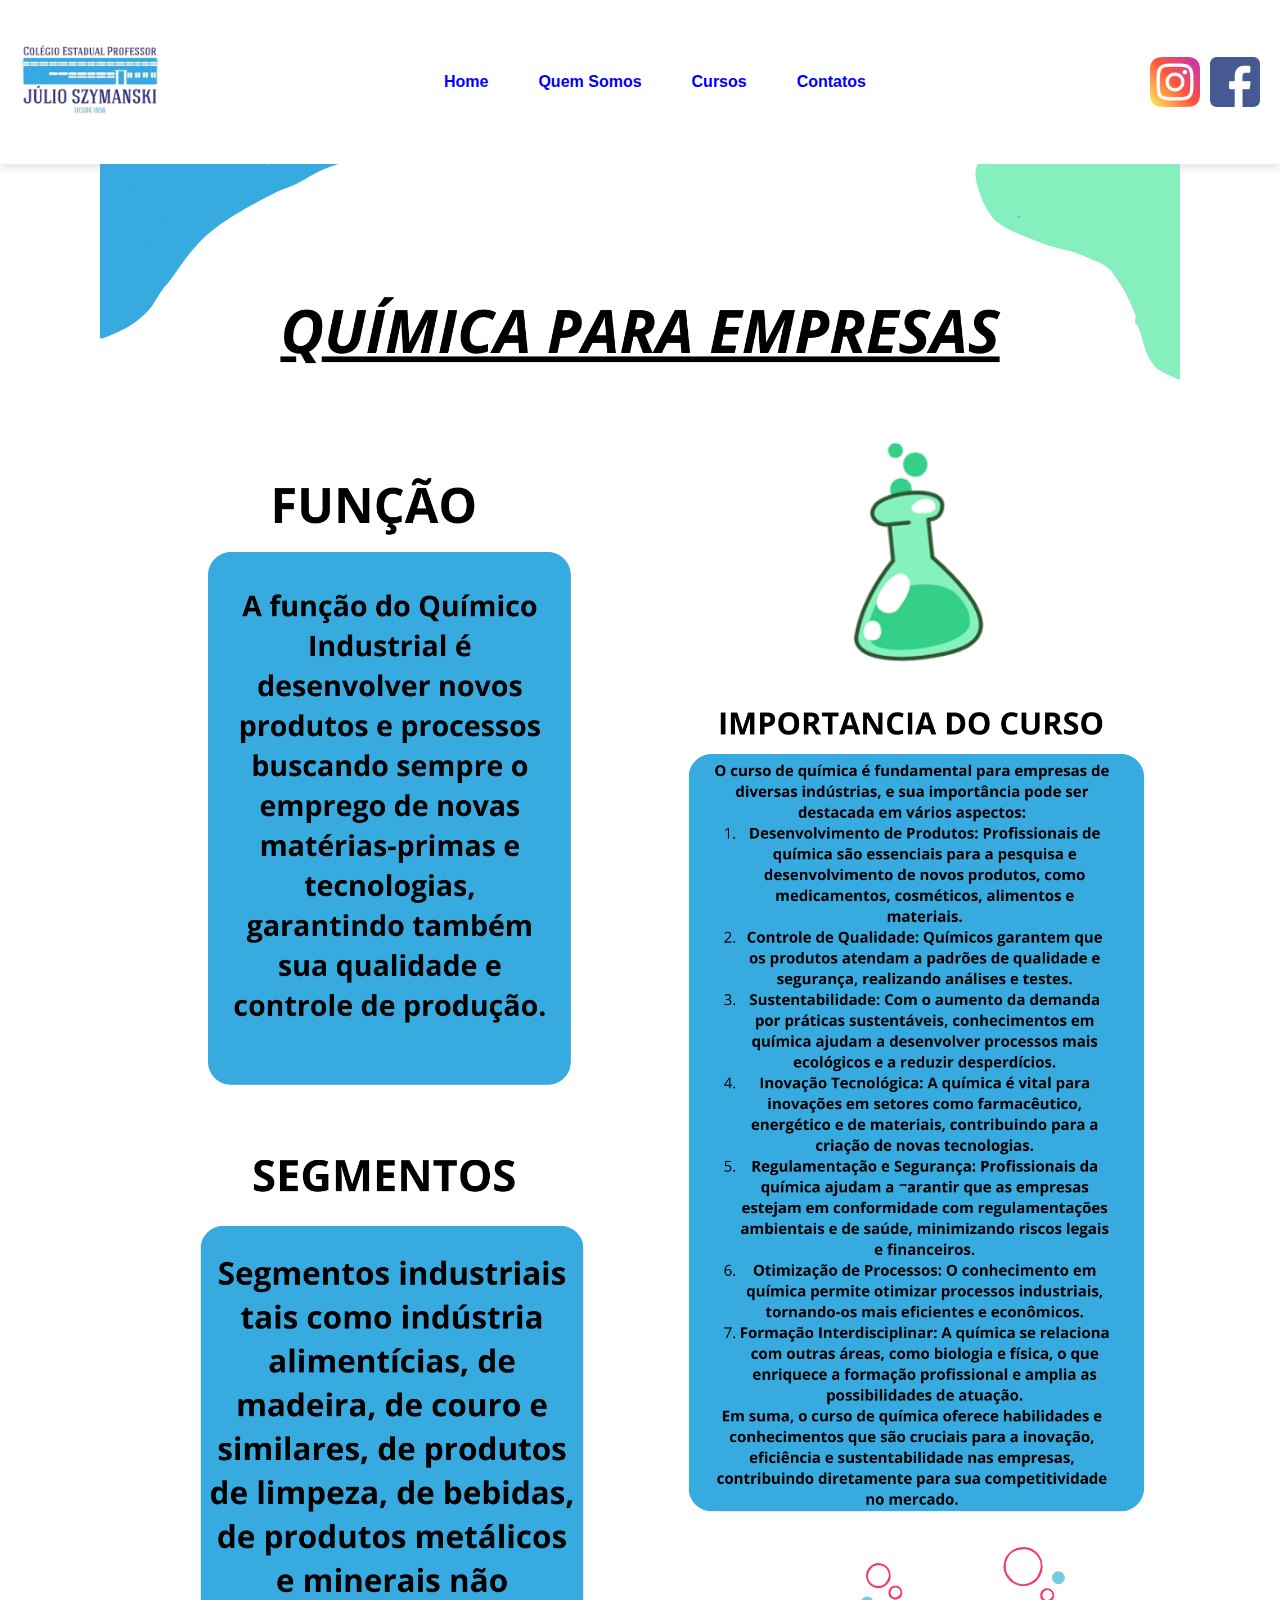
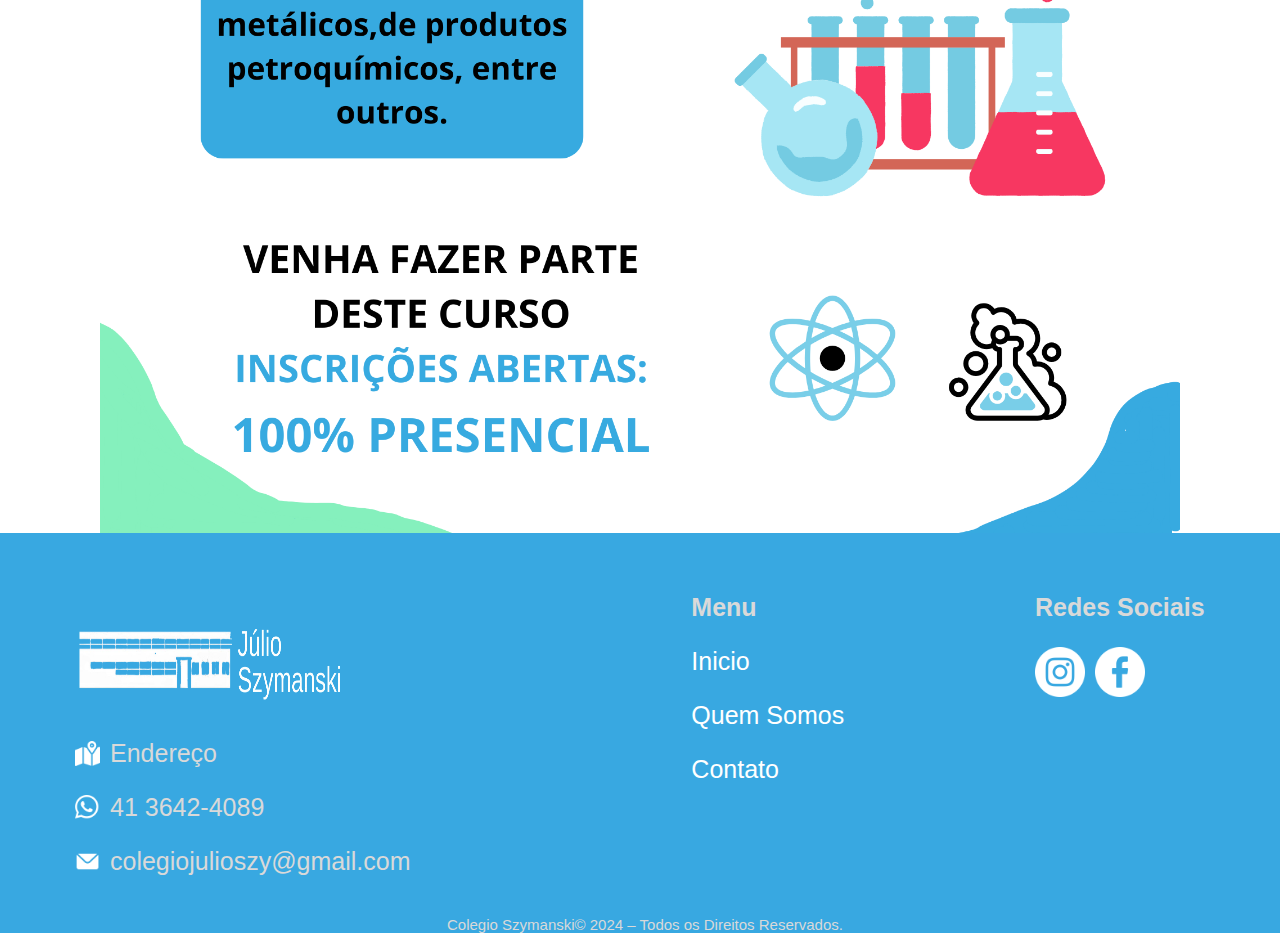
<file: quimempresas.html>
<!DOCTYPE html>
<html lang="pt-BR">
<head>
    <meta charset="UTF-8">
    <meta name="viewport" content="width=device-width, initial-scale=1.0">
    <title>Colégio Szymanski</title>
    <link rel="stylesheet" href="style.css">
</head>
<body>
        <header>
            <nav class="navbar">
                <div class="logo">
                    <img src="logo.png" alt="Logo">
                </div>
                <ul class="menu">
                    <li><a href="index.html" class="active">Home</a></li>
                    <li><a href="qsomos.html">Quem Somos</a></li>
                    <li class="dropdown">
                        <a href="#">Cursos</a>
                        <ul class="dropdown-content">
                            <li><a href="desensistemas.html">Desenvolvimento de Sistemas</a></li>
                            <li><a href="formdocentes.html">Formação de Docentes</a></li>
                            <li><a href="quimempresas.html">Química para Empresas</a></li>
                            <li><a href="ensregular.html">Ensino Regular</a></li>
                            <li><a href="adm.html">Administração</a></li>
                        </ul>
                    </li>
                    <li><a href="contato.html">Contatos</a></li>
                </ul>
                <div class="social-links">
                    <img src="insta.png" href="https://www.instagram.com" target="_blank">
                    <img src="face.png" href="https://www.facebook.com" target="_blank">
                </div>
            </nav>
        </header>
    
    <!--Seção banner 1 é a parte do paragrafo 1 da página-->
    <section class="image-container">
        <img class="banner1" src="quimicaemp.png" alt="Quimica para Empresas">
     </section>
    
    <script src="script.js"></script>

     <!--Seção rodapé é a parte final da página-->
<footer class="rodape" id="contato">
    <div class="rodape-div">
    
    <div class="rodape-1">
    <div class="rodape-1-coluna">
    <!-- elemento -->
    <p><img src="logoRDP.png" alt="Logo Rodapé Escola" width="270" height="90"></p>
    <p class="info-linha"><img src="endereçoRDP.png" alt="Endereço da Escola" width="25" height="25">Endereço</p>
    <p class="info-linha"><img src="whatsapp.png" alt="whatsapp da Escola" width="25" height="25">41 3642-4089</p>
    <p class="info-linha"><img src="e-mailRDP.png" alt="e-mail da Escola" width="25" height="25">colegiojulioszy@gmail.com</p>
    </div>
    </div>
    
    <div class="rodape-principais">
    <div class="rodape-principais-coluna">
    <!-- elemento -->
    <span><b>Menu</b></span>
    <p><a href="index.html">Inicio</a></p>
    <p><a href="qsomos.html">Quem Somos</a></p>
    <p><a href="contato.html">Contato</a></p>
    </div>
    </div>
    
    <div class="rodape-redes-sociais">
    <div class="rodape-redes-sociais-coluna">
    <!-- elemento -->
    <span><b>Redes Sociais</b></span>
    <p class="info-linha">
    <img src="instaRDP.png" alt="Instagram Escola" width="50" height="50">
    <img src="faceRDP.png" alt="Facebook da Escola" width="50" height="50">
    </p>
    </div>
    </div>
    
    </div>
    <p class="rodape-direitos">Colegio Szymanski© 2024 – Todos os Direitos Reservados.</p>
    </footer>
    
    <script src="script.js"></script>
    </body>
</file>
<file: style.css>
/* Estilos gerais */
body {
    margin: 0;
    padding: 0;
    font-family: Arial, sans-serif;
}

/* Estilos da barra de navegação */
.navbar {
    display: flex;
    justify-content: space-between;
    align-items: center;
    background-color: #fff;
    padding: 10px 20px;
    box-shadow: 0 4px 8px rgba(0, 0, 0, 0.1);
}

/* Logo */
.logo img {
    height: 140px;
}

/* Menu */
.menu {
    list-style: none;
    display: flex;
    gap: 20px;
    margin: 0;
    padding: 0;
}

.menu li {
    position: relative;
}

.menu a {
    text-decoration: none;
    color: blue;
    font-weight: bold;
    padding: 10px 15px;
    transition: background-color 0.3s, color 0.3s;
}

/* Cor ao passar o mouse e ao clicar */
.menu a:hover {
    background-color: lightblue;
    color: white;
}

.menu a:active {
    background-color: darkblue;
    color: white;
}

/* Dropdown */
.dropdown-content {
    display: none;
    position: absolute;
    top: 100%;
    left: 0;
    background-color: rgb(193, 193, 215);
    box-shadow: 0 8px 16px rgba(0, 0, 0, 0.1);
    list-style: none;
    padding: 0;
    margin: 0;
    z-index: 1000;
}

.dropdown-content li {
    width: 200px;
}

.dropdown-content li a {
    display: block;
    padding: 10px;
    color: blue;
    text-decoration: none;
}

.dropdown-content li a:hover {
    background-color: lightblue;
    color: white;
}

.dropdown:hover .dropdown-content {
    display: block;
}

/* Links das redes sociais */
.social-links {
    display: flex;
    gap: 10px;
}

.social-links img {
    height: 50px;
    transition: transform 0.3s;
}

.social-links img:hover {
    transform: scale(1.1);
}


/* Galeria */
.carousel {
    position: relative;
    width: 100%; /* Garante que o carrossel ocupe a largura do container */
    max-width: 1920px; /* Limita a largura máxima */
    overflow: hidden;
    border-radius: 10px;
    box-shadow: 0 4px 8px rgba(0, 0, 0, 0.2);
    margin-top: 20px;
}

.carousel-images {
    display: flex;
    transition: transform 0.5s ease-in-out;
}

.carousel-images img {
    width: 100%;
    border-radius: 10px;
}

/* Botões de controle */
.prev, .next {
    position: absolute;
    top: 50%;
    transform: translateY(-50%);
    background-color: rgba(0, 0, 0, 0.5);
    color: white;
    border: none;
    padding: 15px;
    cursor: pointer;
    border-radius: 50%;
}

.prev {
    left: 10px;
}

.next {
    right: 10px;
}

.prev:hover, .next:hover {
    background-color: rgba(0, 0, 0, 0.8);
}

/* Banner */
 /* Certifique-se de que o contêiner seja responsivo */
 .image-container {
    width: 100%;  /* O contêiner ocupará 100% da largura disponível */
    max-width: 1080px; /* Largura máxima opcional */
    margin: 0 auto;   /* Centraliza o contêiner */
}

/* Faz a imagem ser responsiva */
.banner1 {
    width: 100%;   /* A imagem ocupará 100% da largura do contêiner */
    height: auto;  /* Mantém a proporção da imagem */
    display: block; /* Remove qualquer espaçamento ao redor da imagem */
}

/* rodape */

.rodape {
    background-color: #38a8e1;
    color: #d9d9d9;
    width: 100%;
    font-size: 25px;
    font-family: Helvetica, sans-serif;
    padding-top: 0px;
    padding-left: 5px;
    }
    
    /* Estilo Links */
    .rodape a {
    text-decoration: none;
    color: white;
    }
    
    /* Parágrafos Rodapé */
    .rodape p {
    margin-bottom: 0px;
    }
    
    /* Div principal do rodapé */
    .rodape-div {
    display: flex;
    flex-wrap: wrap;
    width: 100%;
    margin: auto;
    align-items: stretch;
    padding: 60px 10px 40px 10px;
    justify-content: space-between; /* Distribuir colunas */
    }
    
    /* Coluna 1 */
    .rodape-1 p {
    margin-left: 20px; /* mover na horizontal */
    }
    
    /* Ajuste de alinhamento para imagem e texto */
    .info-linha {
    display: flex;
    align-items: center; /* Alinha o ícone e o texto verticalmente */
    gap: 10px; /* Espaçamento entre ícone e texto */
    }
    
    /* Definição da coluna 1 */
    .rodape-1 {
    margin-left: 40px;
    }
    
    /* Outras colunas */
    .rodape-principais {
    margin-left: 90px;
    }
    
    .rodape-redes-sociais p {
    margin-right: 150px; /* Ajusta conforme necessário */
    display: flex;
    gap: 10px; /* Espaçamento entre os ícones */
    }
    
    /* Direitos Autorais */
    .rodape-direitos {
    width: 100%;
    padding: 0px;
    margin: 0;
    text-align: center;
    font-size: 15px;
    clear: both;
    }
    
    /* Definição das colunas */
    .rodape-1, .rodape-principais, .rodape-redes-sociais {
    display: flex;
    flex-direction: column;
</file>
